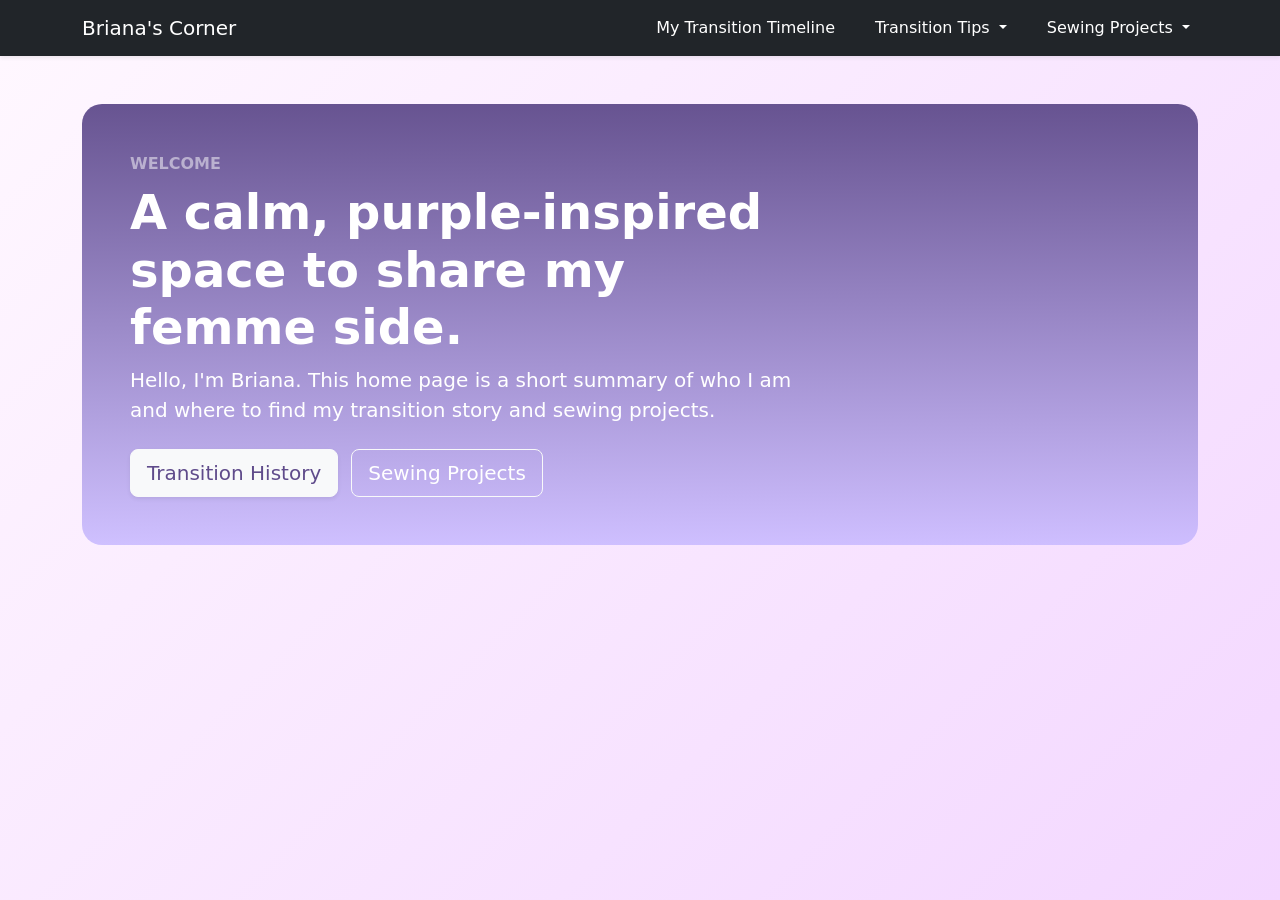
<file: index.html>
<!DOCTYPE html>
<html lang="en">

<head>
  <meta charset="UTF-8">
  <meta name="viewport" content="width=device-width, initial-scale=1">
  <meta name="robots" content="noindex, nofollow">
  <title>Briana's Femme Info</title>
  <link href="https://cdn.jsdelivr.net/npm/bootstrap@5.3.3/dist/css/bootstrap.min.css" rel="stylesheet">
  <link rel="stylesheet" href="styles.css">
</head>

<body>
  <div id="nav-placeholder"></div>

  <main class="container py-5">
    <section class="hero p-4 p-md-5 mb-5">
      <div class="row align-items-center">
        <div class="col-lg-8">
          <p class="text-uppercase text-white-50 mb-2 fw-semibold">Welcome</p>
          <h1 class="display-5 fw-bold">A calm, purple-inspired space to share my femme side.</h1>
          <p class="lead mb-4">Hello, I'm Briana. This home page is a short summary of who I am and where to find my
            transition story and sewing projects.</p>
          <a href="transition.html" class="btn btn-light btn-lg text-purple shadow-sm me-2">Transition History</a>
          <a href="sewing.html" class="btn btn-outline-light btn-lg text-white">Sewing Projects</a>
        </div>
      </div>
    </section>

  </main>

  <script src="https://cdn.jsdelivr.net/npm/bootstrap@5.3.3/dist/js/bootstrap.bundle.min.js"></script>
  <script src="nav.js" defer></script>
</body>

</html>
</file>
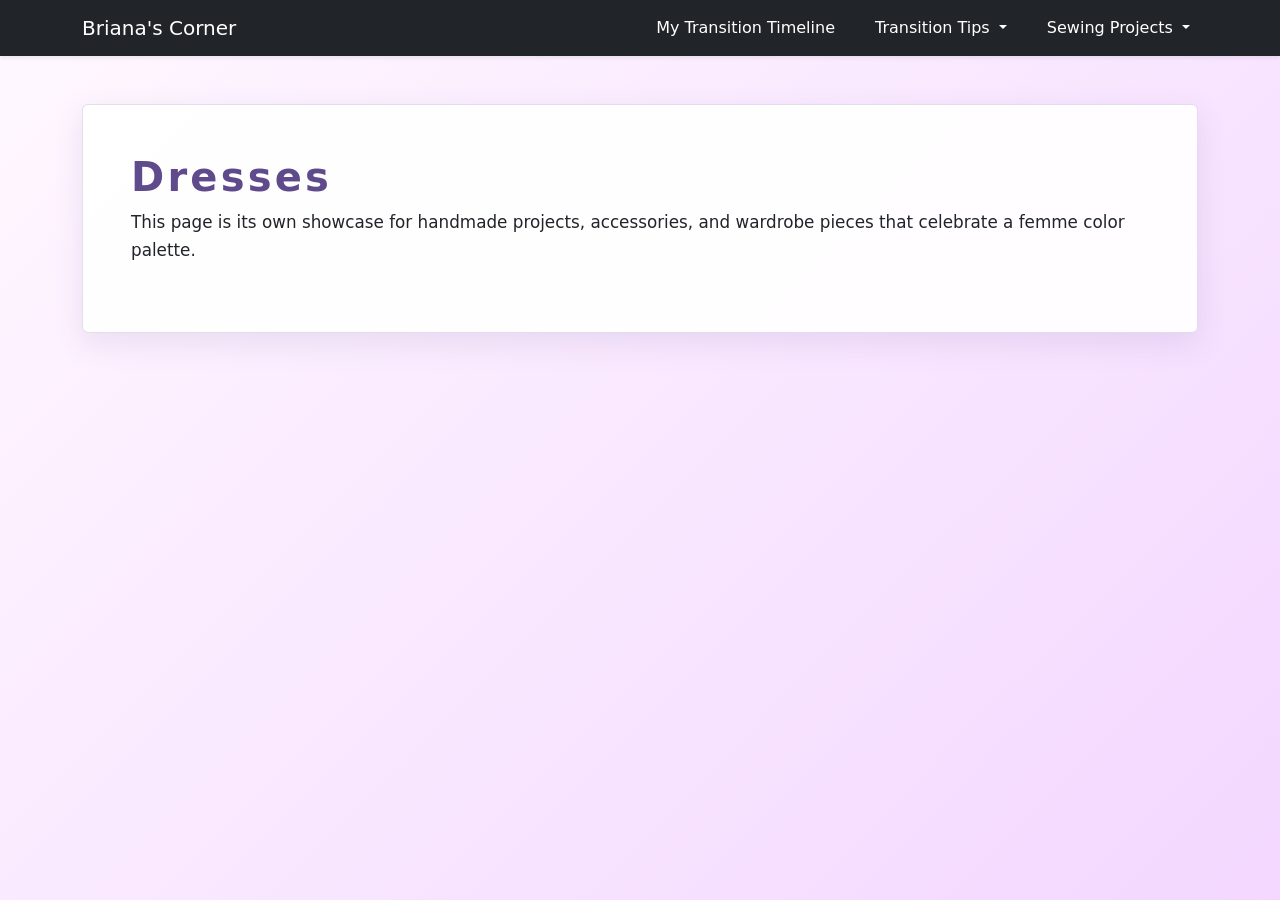
<file: sewing-dresses.html>
<!DOCTYPE html>
<html lang="en">

<head>
    <meta charset="UTF-8">
    <meta name="viewport" content="width=device-width, initial-scale=1">
    <meta name="robots" content="noindex, nofollow">
    <title>Dresses</title>
    <link href="https://cdn.jsdelivr.net/npm/bootstrap@5.3.3/dist/css/bootstrap.min.css" rel="stylesheet">
    <link rel="stylesheet" href="styles.css">
</head>

<body>
    <div id="nav-placeholder"></div>

    <main class="container py-5">
        <section class="card section-card p-4 p-md-5 mb-5">
            <h1 class="section-title">Dresses</h1>
            <p class="lead">This page is its own showcase for handmade projects, accessories, and wardrobe pieces that
                celebrate a femme color palette.</p>
        </section>



    </main>

    <script src="https://cdn.jsdelivr.net/npm/bootstrap@5.3.3/dist/js/bootstrap.bundle.min.js"></script>
    <script src="nav.js" defer></script>
</body>

</html>
</file>
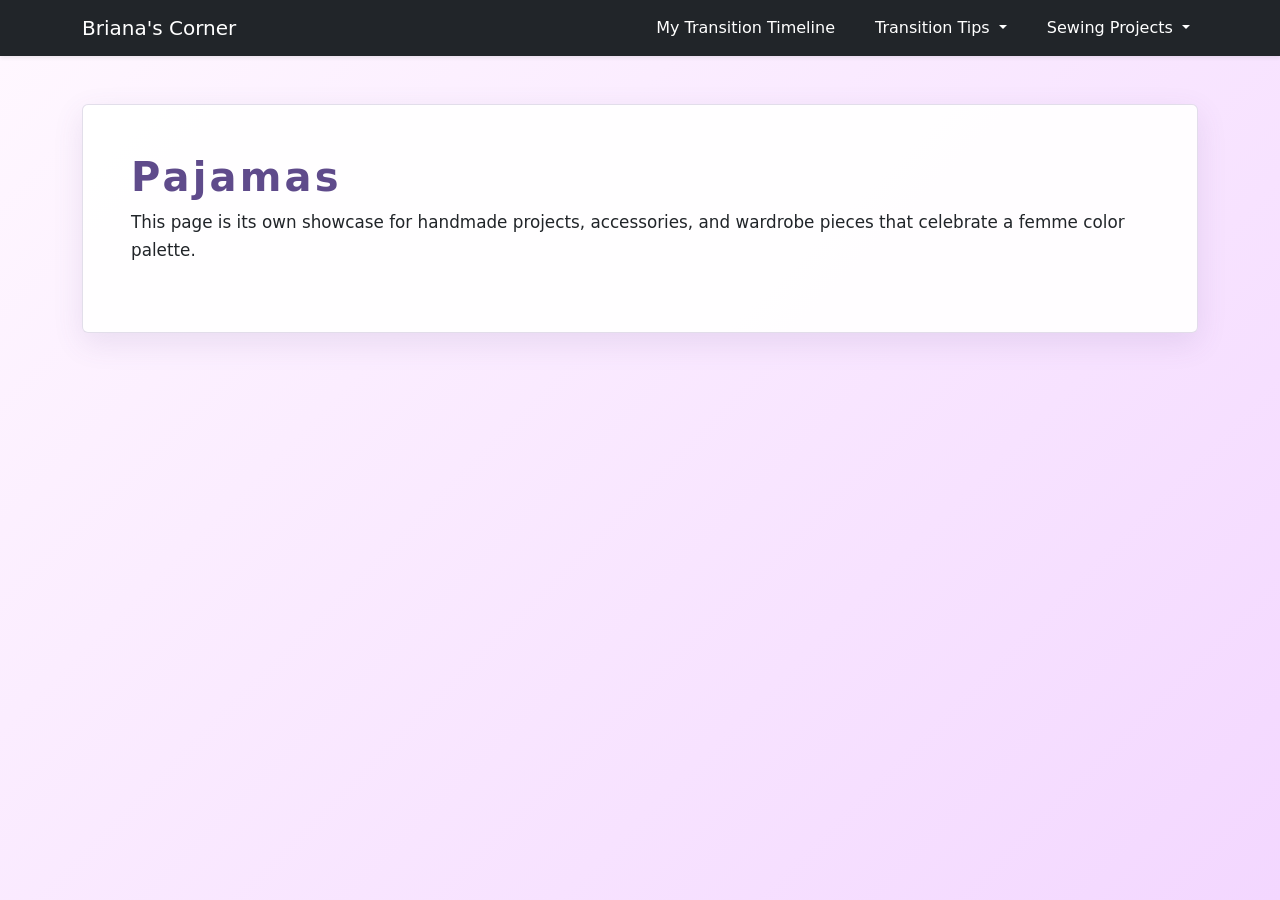
<file: sewing-pajamas.html>
<!DOCTYPE html>
<html lang="en">

<head>
    <meta charset="UTF-8">
    <meta name="viewport" content="width=device-width, initial-scale=1">
    <meta name="robots" content="noindex, nofollow">
    <title>Pajamas</title>
    <link href="https://cdn.jsdelivr.net/npm/bootstrap@5.3.3/dist/css/bootstrap.min.css" rel="stylesheet">
    <link rel="stylesheet" href="styles.css">
</head>

<body>
    <div id="nav-placeholder"></div>

    <main class="container py-5">
        <section class="card section-card p-4 p-md-5 mb-5">
            <h1 class="section-title">Pajamas</h1>
            <p class="lead">This page is its own showcase for handmade projects, accessories, and wardrobe pieces that
                celebrate a femme color palette.</p>
        </section>



    </main>

    <script src="https://cdn.jsdelivr.net/npm/bootstrap@5.3.3/dist/js/bootstrap.bundle.min.js"></script>
    <script src="nav.js" defer></script>
</body>

</html>
</file>
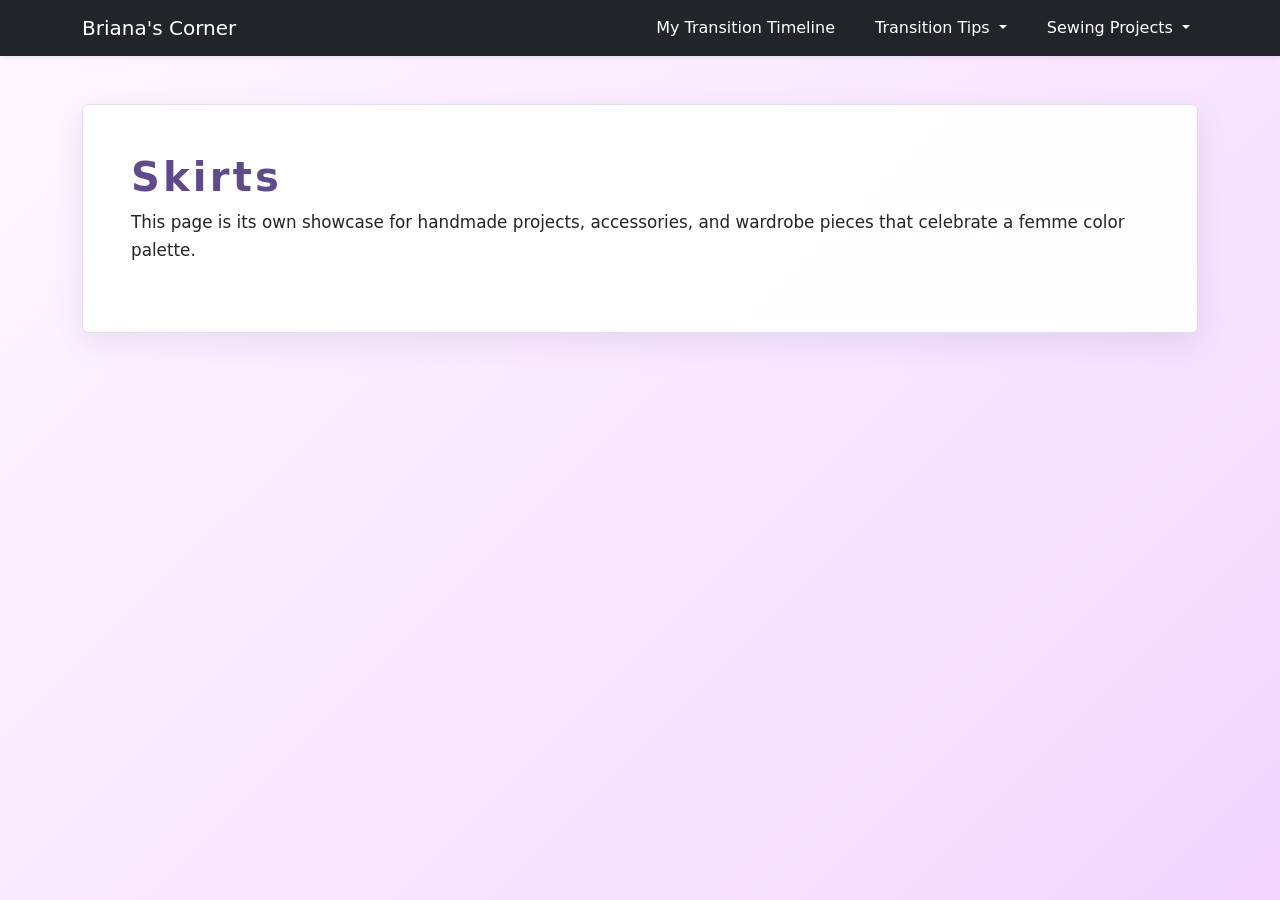
<file: sewing-skirts.html>
<!DOCTYPE html>
<html lang="en">

<head>
    <meta charset="UTF-8">
    <meta name="viewport" content="width=device-width, initial-scale=1">
    <meta name="robots" content="noindex, nofollow">
    <title>Skirts</title>
    <link href="https://cdn.jsdelivr.net/npm/bootstrap@5.3.3/dist/css/bootstrap.min.css" rel="stylesheet">
    <link rel="stylesheet" href="styles.css">
</head>

<body>
    <div id="nav-placeholder"></div>

    <main class="container py-5">
        <section class="card section-card p-4 p-md-5 mb-5">
            <h1 class="section-title">Skirts</h1>
            <p class="lead">This page is its own showcase for handmade projects, accessories, and wardrobe pieces that
                celebrate a femme color palette.</p>
        </section>



    </main>

    <script src="https://cdn.jsdelivr.net/npm/bootstrap@5.3.3/dist/js/bootstrap.bundle.min.js"></script>
    <script src="nav.js" defer></script>
</body>

</html>
</file>
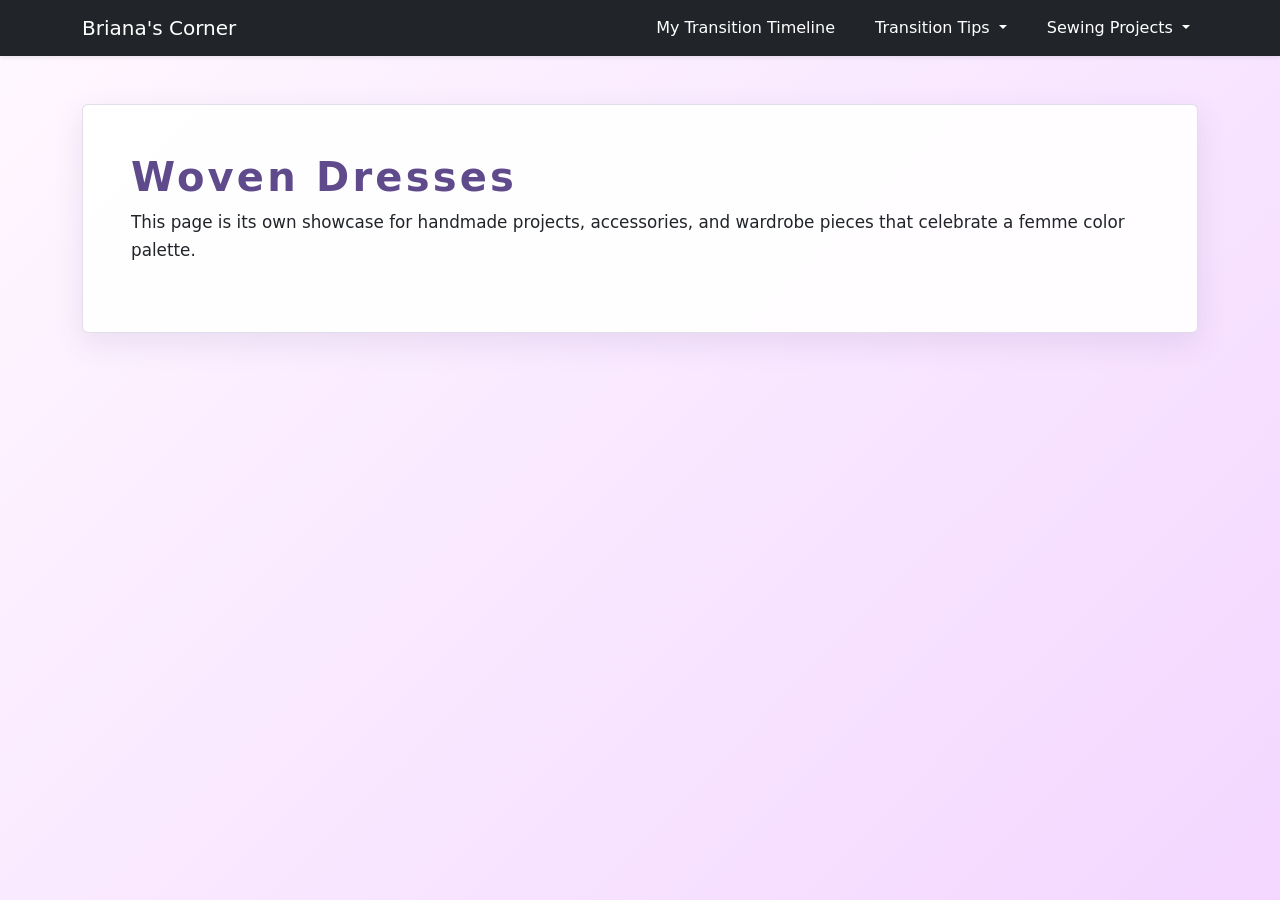
<file: sewing-woven-dresses.html>
<!DOCTYPE html>
<html lang="en">

<head>
    <meta charset="UTF-8">
    <meta name="viewport" content="width=device-width, initial-scale=1">
    <meta name="robots" content="noindex, nofollow">
    <title>Woven Dresses</title>
    <link href="https://cdn.jsdelivr.net/npm/bootstrap@5.3.3/dist/css/bootstrap.min.css" rel="stylesheet">
    <link rel="stylesheet" href="styles.css">
</head>

<body>
    <div id="nav-placeholder"></div>

    <main class="container py-5">
        <section class="card section-card p-4 p-md-5 mb-5">
            <h1 class="section-title">Woven Dresses</h1>
            <p class="lead">This page is its own showcase for handmade projects, accessories, and wardrobe pieces that
                celebrate a femme color palette.</p>
        </section>



    </main>

    <script src="https://cdn.jsdelivr.net/npm/bootstrap@5.3.3/dist/js/bootstrap.bundle.min.js"></script>
    <script src="nav.js" defer></script>
</body>

</html>
</file>
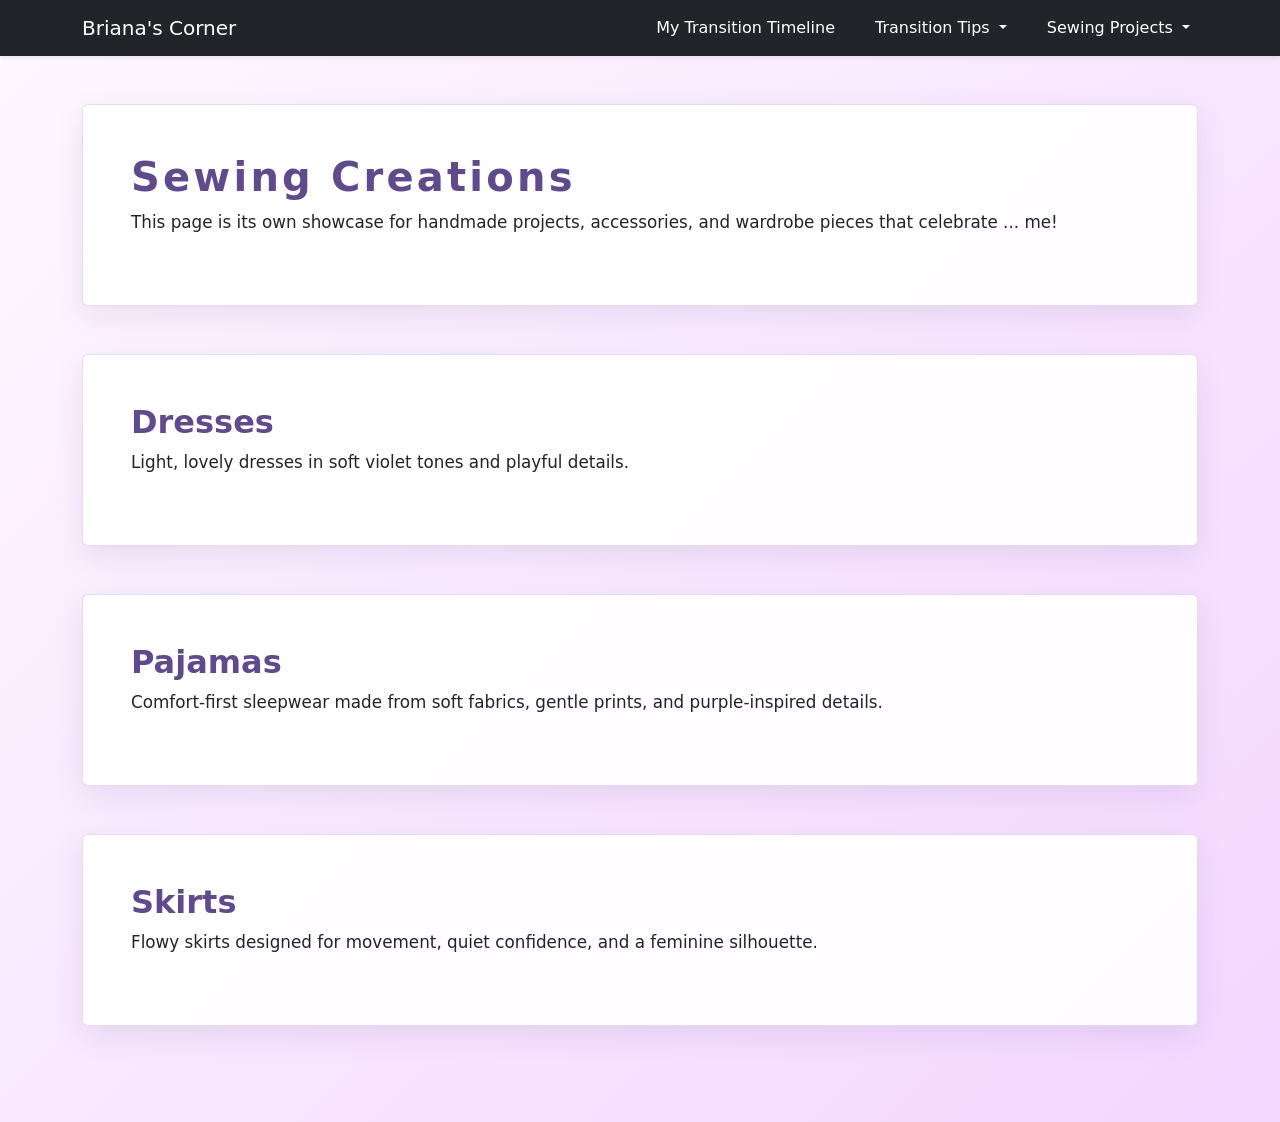
<file: sewing.html>
<!DOCTYPE html>
<html lang="en">

<head>
    <meta charset="UTF-8">
    <meta name="viewport" content="width=device-width, initial-scale=1">
    <meta name="robots" content="noindex, nofollow">
    <title>Sewing Projects | Briana's Femme</title>
    <link href="https://cdn.jsdelivr.net/npm/bootstrap@5.3.3/dist/css/bootstrap.min.css" rel="stylesheet">
    <link rel="stylesheet" href="styles.css">
</head>

<body>
    <div id="nav-placeholder"></div>

    <main class="container py-5">
        <section class="card section-card p-4 p-md-5 mb-5">
            <h1 class="section-title">Sewing Creations</h1>
            <p class="lead">This page is its own showcase for handmade projects, accessories, and wardrobe pieces that
                celebrate ... me!</p>
        </section>

        <section id="dresses" class="card section-card p-4 p-md-5 mb-5">
            <h2 class="fw-bold">Dresses</h2>
            <p>Light, lovely dresses in soft violet tones and playful details.</p>
        </section>

        <section id="pajamas" class="card section-card p-4 p-md-5 mb-5">
            <h2 class="fw-bold">Pajamas</h2>
            <p>Comfort-first sleepwear made from soft fabrics, gentle prints, and purple-inspired details.</p>
        </section>

        <section id="skirts" class="card section-card p-4 p-md-5 mb-5">
            <h2 class="fw-bold">Skirts</h2>
            <p>Flowy skirts designed for movement, quiet confidence, and a feminine silhouette.</p>
        </section>



    </main>

    <script src="https://cdn.jsdelivr.net/npm/bootstrap@5.3.3/dist/js/bootstrap.bundle.min.js"></script>
    <script src="nav.js" defer></script>
</body>

</html>
</file>
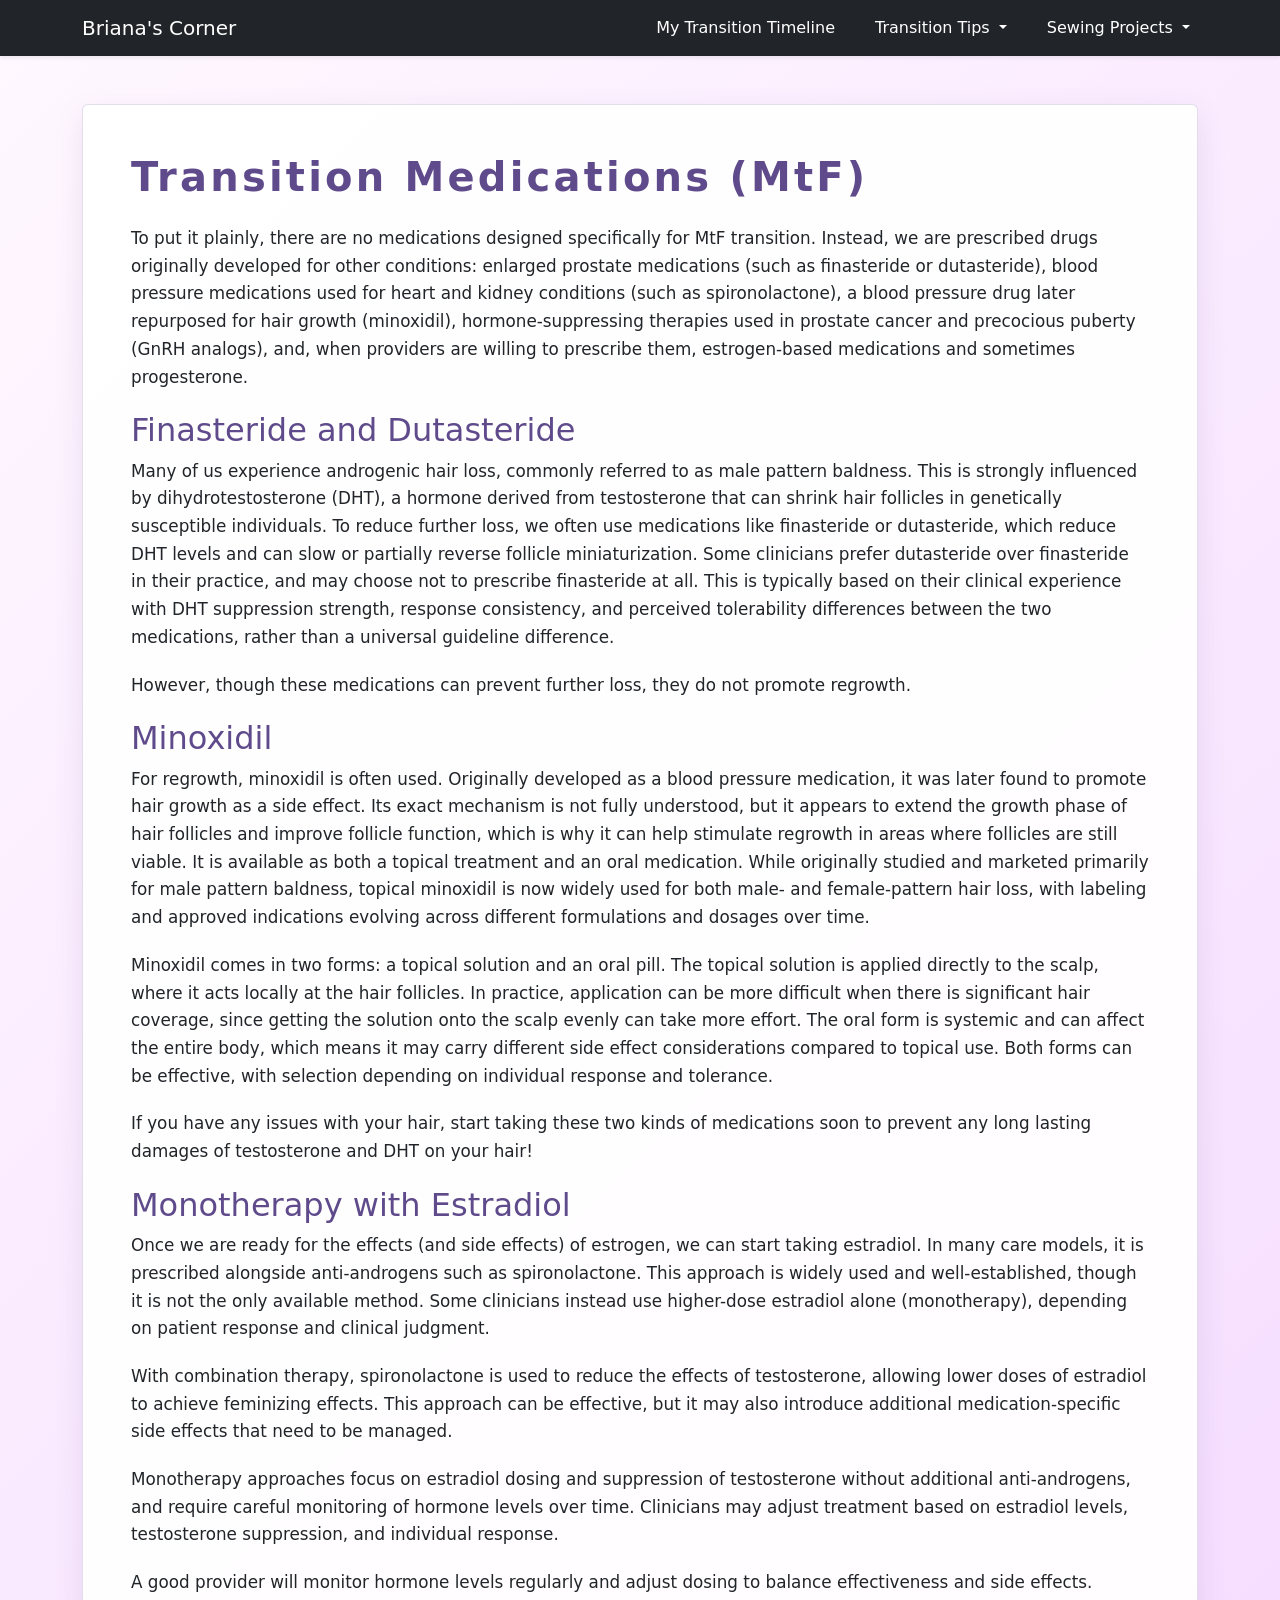
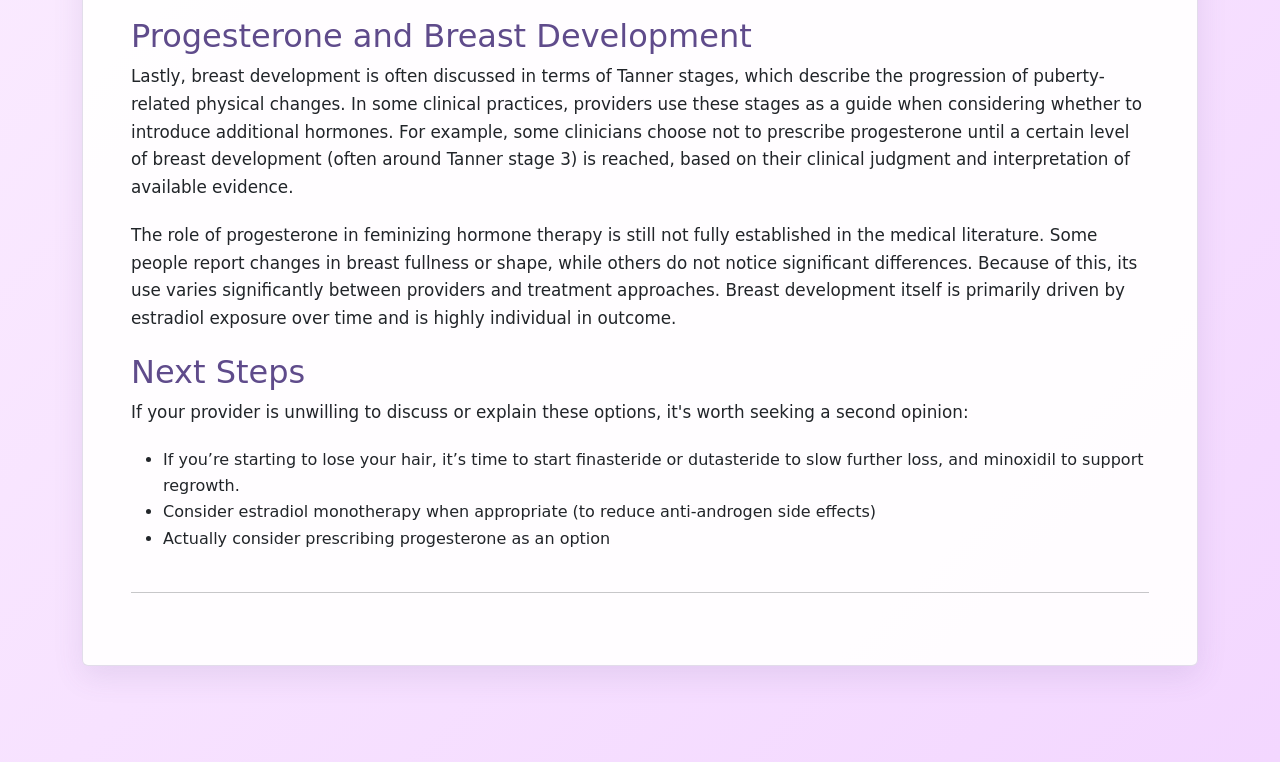
<file: transition-medications.html>
<!DOCTYPE html>
<html lang="en">

<head>
    <meta charset="UTF-8">
    <meta name="viewport" content="width=device-width, initial-scale=1">
    <meta name="robots" content="noindex, nofollow">
    <title>Transition Medications</title>
    <link href="https://cdn.jsdelivr.net/npm/bootstrap@5.3.3/dist/css/bootstrap.min.css" rel="stylesheet">
    <link rel="stylesheet" href="styles.css">
</head>

<body>
    <div id="nav-placeholder"></div>

    <main class="container py-5">
        <section class="card section-card p-4 p-md-5 mb-5">
            <h1 class="section-title fw-bold mb-4">Transition Medications (MtF)</h1>

            <p>
                To put it plainly, there are no medications designed specifically for MtF transition. Instead, we are
                prescribed drugs originally developed for other conditions: enlarged prostate medications (such as
                finasteride or dutasteride), blood pressure medications used for heart and kidney conditions (such as
                spironolactone), a blood pressure drug later repurposed for hair growth (minoxidil), hormone-suppressing
                therapies used in prostate cancer and precocious puberty (GnRH analogs), and, when providers are willing
                to prescribe them, estrogen-based medications and sometimes progesterone.
            </p>
            <h2>Finasteride and Dutasteride</h2>
            <p>
                Many of us experience androgenic hair loss, commonly referred to as male pattern baldness. This is
                strongly influenced by dihydrotestosterone (DHT), a hormone derived from testosterone that can shrink
                hair follicles in genetically susceptible individuals. To reduce further loss, we often use medications
                like finasteride or dutasteride, which reduce DHT levels and can slow or partially reverse follicle
                miniaturization. Some clinicians prefer dutasteride over finasteride in their practice, and may choose
                not to prescribe finasteride at all. This is typically based on their clinical experience with DHT
                suppression strength, response consistency, and perceived tolerability differences between the two
                medications, rather than a universal guideline difference.
            </p>
            <p>
                However, though these medications can prevent further loss, they do not promote regrowth.
            </p>
            <h2>Minoxidil</h2>
            <p>
                For regrowth, minoxidil is often used. Originally developed as a blood pressure medication, it was later
                found to promote hair growth as a side effect. Its exact mechanism is not fully understood, but it
                appears to extend the growth phase of hair follicles and improve follicle function, which is why it can
                help stimulate regrowth in areas where follicles are still viable. It is available as both a topical
                treatment and an oral medication. While originally studied and marketed primarily for male pattern
                baldness, topical minoxidil is now widely used for both male- and female-pattern hair loss, with
                labeling and approved indications evolving across different formulations and dosages over time.
            </p>
            <p>
                Minoxidil comes in two forms: a topical solution and an oral pill. The topical solution is applied
                directly to the scalp, where it acts locally at the hair follicles. In practice, application can be more
                difficult when there is significant hair coverage, since getting the solution onto the scalp evenly can
                take more effort. The oral form is systemic and can affect the entire body, which means it may carry
                different side effect considerations compared to topical use. Both forms can be effective, with
                selection depending on individual response and tolerance.
            </p>
            <p>If you have any issues with your hair, start taking these two kinds of medications soon to prevent
                any long lasting damages of testosterone and DHT on your hair!
            </p>
            <h2>Monotherapy with Estradiol</h2>
            <p>
                Once we are ready for the effects (and side effects) of estrogen, we can start taking estradiol. In many
                care models, it is prescribed alongside anti-androgens such as spironolactone. This approach is widely
                used and well-established, though it is not the only available method. Some clinicians instead use
                higher-dose estradiol alone (monotherapy), depending on patient response and clinical judgment.
            </p>
            <p>
                With combination therapy, spironolactone is used to reduce the effects of testosterone, allowing lower
                doses of estradiol to achieve feminizing effects. This approach can be effective, but it may also
                introduce additional medication-specific side effects that need to be managed.
            </p>
            <p>
                Monotherapy approaches focus on estradiol dosing and suppression of testosterone without additional
                anti-androgens, and require careful monitoring of hormone levels over time. Clinicians may adjust
                treatment based on estradiol levels, testosterone suppression, and individual response.
            </p>
            <p>
                A good provider will monitor hormone levels regularly and adjust dosing to balance effectiveness and
                side effects.
            </p>
            <h2>Progesterone and Breast Development</h2>
            <p>Lastly, breast development is often discussed in terms of Tanner stages, which describe the progression
                of puberty-related physical changes. In some clinical practices, providers use these stages as a guide
                when considering whether to introduce additional hormones. For example, some clinicians choose not to
                prescribe progesterone until a certain level of breast development (often around Tanner stage 3) is
                reached, based on their clinical judgment and interpretation of available evidence.
            </p>
            <p>
                The role of progesterone in feminizing hormone therapy is still not fully established in the medical
                literature. Some people report changes in breast fullness or shape, while others do not notice
                significant differences. Because of this, its use varies significantly between providers and treatment
                approaches. Breast development itself is primarily driven by estradiol exposure over time and is highly
                individual in outcome.
            </p>
            <h2>Next Steps</h2>
            <p>If your provider is unwilling to discuss or explain these options, it's worth seeking a second opinion:
            </p>
            <ul>
                <li>If you’re starting to lose your hair, it’s time to start finasteride or dutasteride to slow further
                    loss, and minoxidil to support regrowth.</li>
                <li>Consider estradiol monotherapy when appropriate (to reduce anti-androgen side effects)</li>
                <li>Actually consider prescribing progesterone as an option</li>
            </ul>

            <hr class="my-4">

        </section>
    </main>

    <script src="https://cdn.jsdelivr.net/npm/bootstrap@5.3.3/dist/js/bootstrap.bundle.min.js"></script>
    <script>
        fetch('nav.html')
            .then(response => response.text())
            .then(data => document.getElementById('nav-placeholder').innerHTML = data);
    </script>
</body>

</html>
</file>
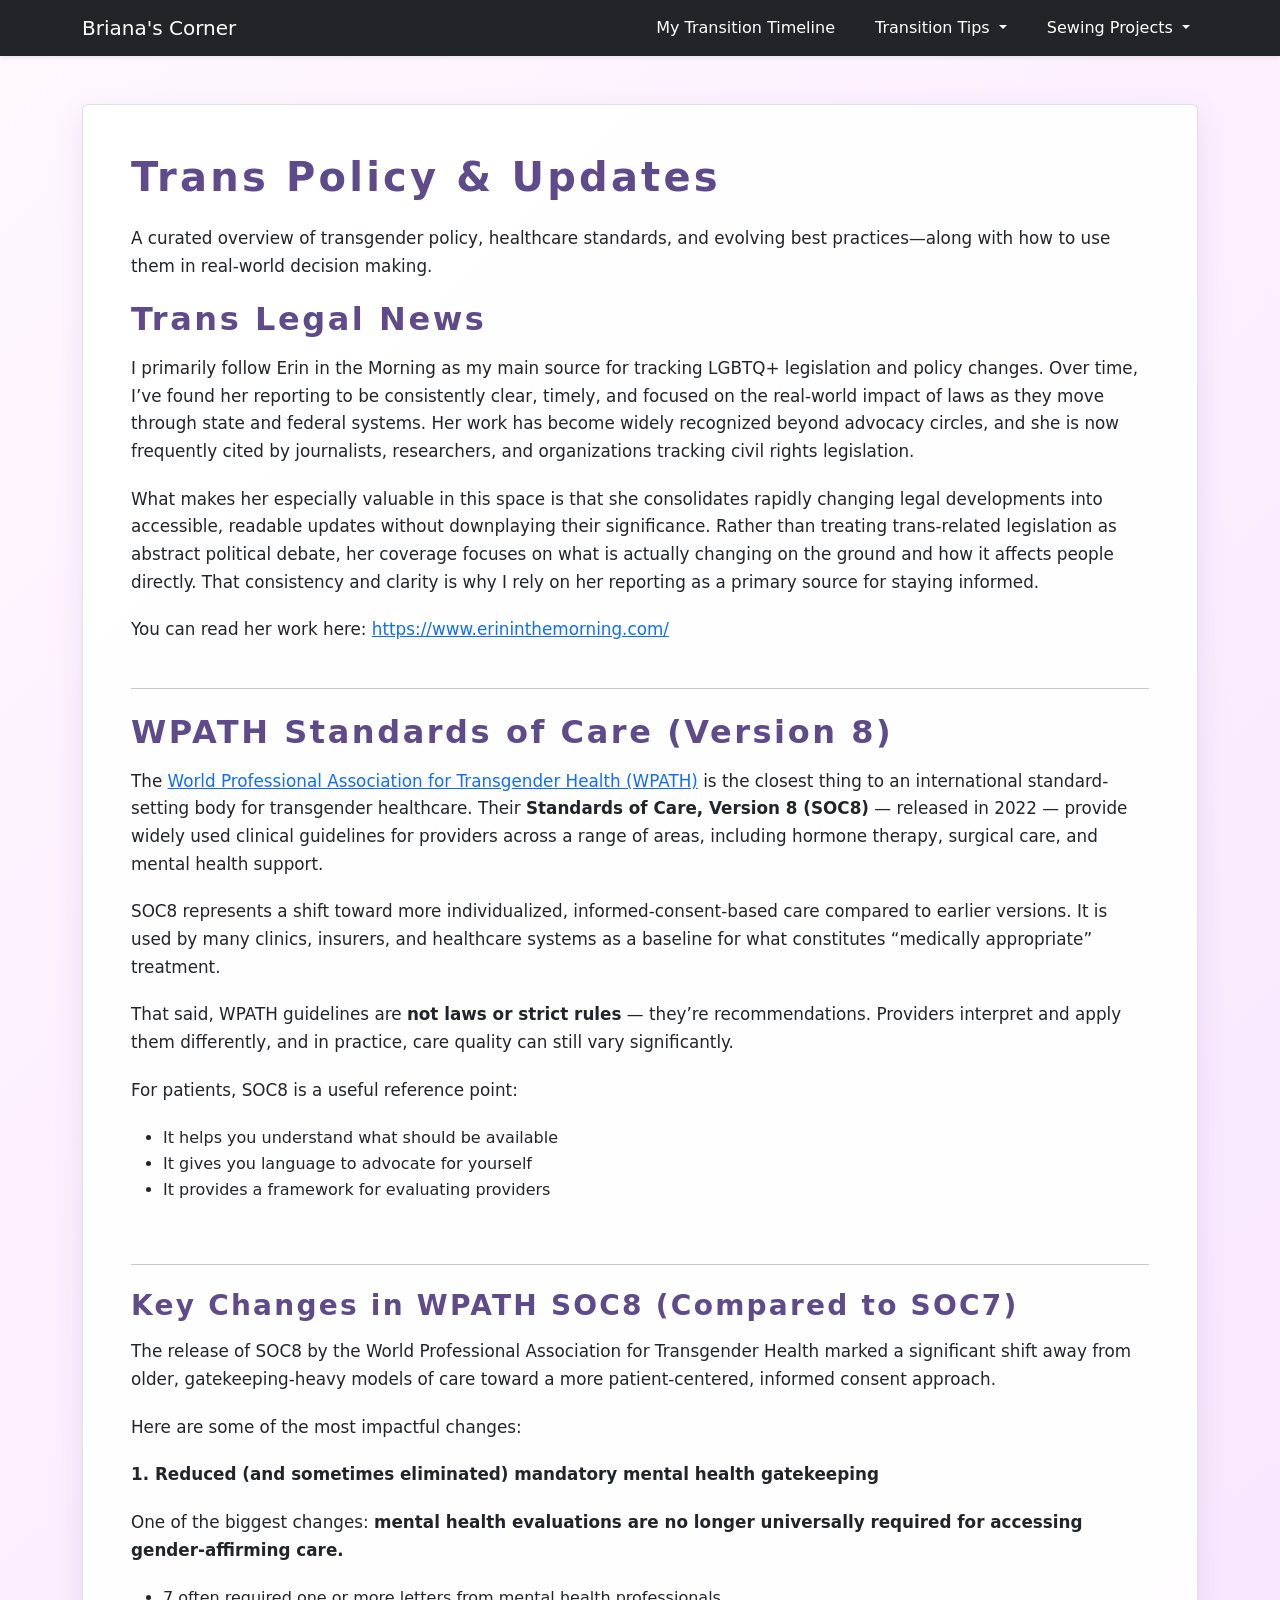
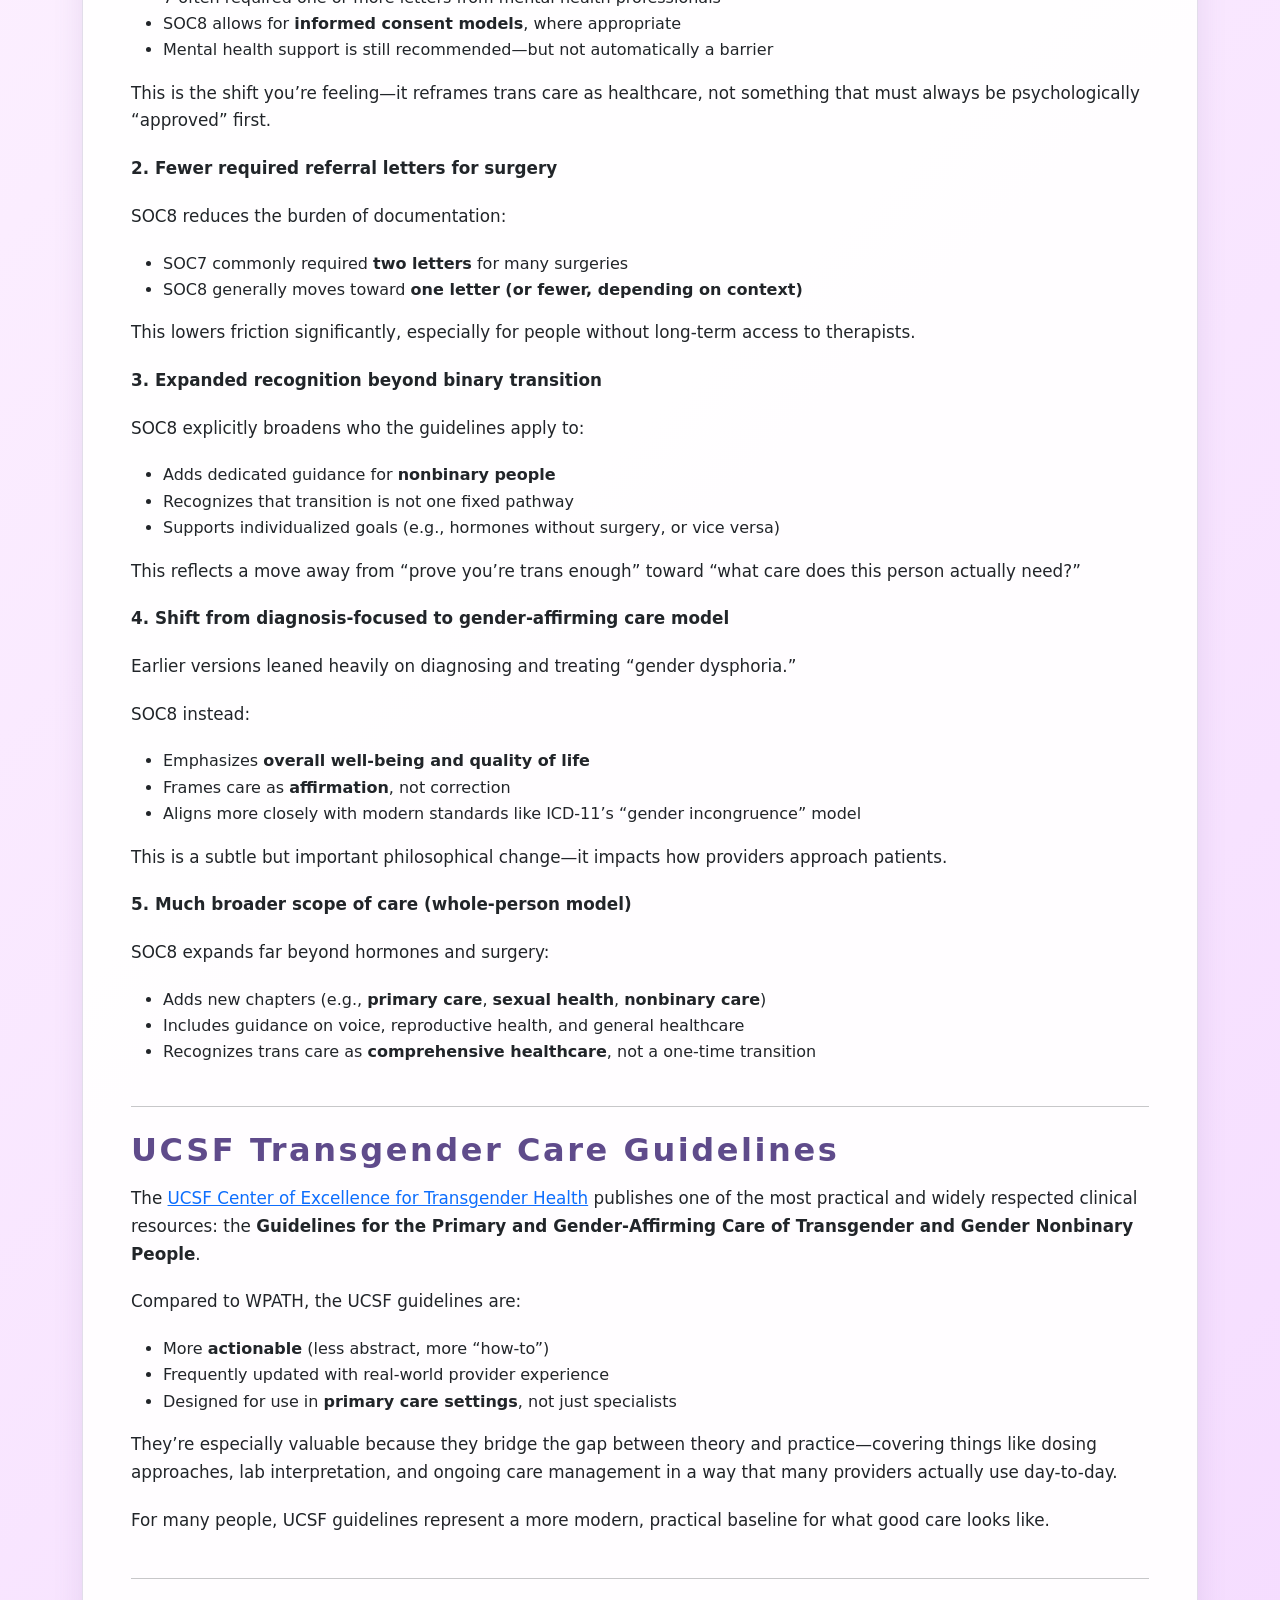
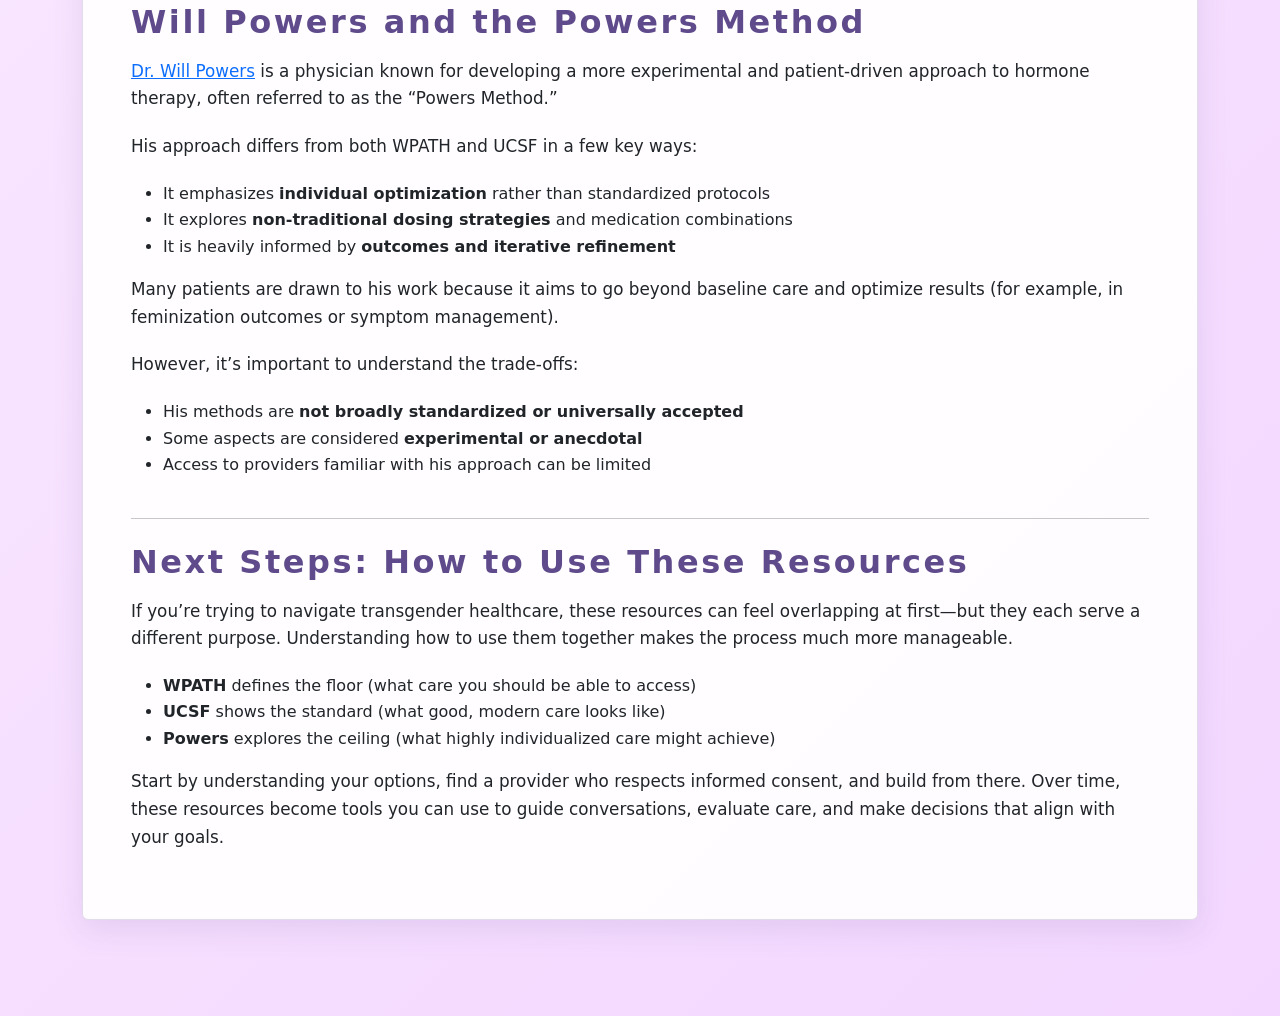
<file: transition-policy-updates.html>
<!DOCTYPE html>
<html lang="en">

<head>
    <meta charset="UTF-8">
    <meta name="viewport" content="width=device-width, initial-scale=1">
    <meta name="robots" content="noindex, nofollow">
    <title>Trans Policy & Updates</title>
    <link href="https://cdn.jsdelivr.net/npm/bootstrap@5.3.3/dist/css/bootstrap.min.css" rel="stylesheet">
    <link rel="stylesheet" href="styles.css">
</head>

<body>
    <div id="nav-placeholder"></div>

    <main class="container py-5">
        <section class="card section-card p-4 p-md-5 mb-5">
            <h1 class="section-title fw-bold mb-4">Trans Policy & Updates</h1>
            <p>A curated overview of transgender policy, healthcare standards, and evolving best practices—along with
                how to use them in real-world decision making.</p>

            <h2 class="section-title mb-3">Trans Legal News</h2>
            <p>I primarily follow Erin in the Morning as my main source for tracking LGBTQ+ legislation and policy
                changes. Over time, I’ve found her reporting to be consistently clear, timely, and focused on the
                real-world impact of laws as they move through state and federal systems. Her work has become widely
                recognized beyond advocacy circles, and she is now frequently cited by journalists, researchers, and
                organizations tracking civil rights legislation.
            </p>
            <p>
                What makes her especially valuable in this space is that she consolidates rapidly changing legal
                developments into accessible, readable updates without downplaying their significance. Rather than
                treating trans-related legislation as abstract political debate, her coverage focuses on what is
                actually changing on the ground and how it affects people directly. That consistency and clarity is why
                I rely on her reporting as a primary source for staying informed.
            </p>
            <p>
                You can read her work here: <a
                    href="https://www.erininthemorning.com/">https://www.erininthemorning.com/</a>
            </p>

            <hr class="my-4">
            <h2 class="section-title mb-3">WPATH Standards of Care (Version 8)</h2>
            <p>

                The <a href="https://www.wpath.org/">World Professional Association for Transgender Health (WPATH)</a>
                is the closest thing to an international standard-setting body for transgender healthcare. Their
                <strong>Standards of Care, Version 8 (SOC8)</strong> — released in 2022 — provide widely used clinical
                guidelines for providers across a range of areas, including hormone therapy, surgical care, and mental
                health support.
            </p>
            <p>
                SOC8 represents a shift toward more individualized, informed-consent-based care compared to earlier
                versions. It is used by many clinics, insurers, and healthcare systems as a baseline for what
                constitutes “medically appropriate” treatment.
            </p>
            <p>
                That said, WPATH guidelines are <strong>not laws or strict rules</strong> — they’re recommendations.
                Providers interpret and apply them differently, and in practice, care quality can still vary
                significantly.
            </p>
            <p>
                For patients, SOC8 is a useful reference point:
            </p>
            <ul>
                <li>It helps you understand what should be available</li>
                <li>It gives you language to advocate for yourself</li>
                <li>It provides a framework for evaluating providers</li>
            </ul>
            </p>
            <hr class="my-4">
            <h3 class="section-title mb-3">Key Changes in WPATH SOC8 (Compared to SOC7)</h3>
            <p>
                The release of SOC8 by the World Professional Association for Transgender Health marked a significant
                shift away from older, gatekeeping-heavy models of care toward a more patient-centered, informed consent
                approach.
            </p>
            <p>
                Here are some of the most impactful changes:
            </p>
            <p>
                <strong>1. Reduced (and sometimes eliminated) mandatory mental health gatekeeping</strong>
            </p>
            <p>
                One of the biggest changes: <strong>mental health evaluations are no longer universally required for
                    accessing gender-affirming care.</strong>
            </p>
            <ul>
                <li>7 often required one or more letters from mental health professionals</li>
                <li>SOC8 allows for <strong>informed consent models</strong>, where appropriate</li>
                <li>Mental health support is still recommended—but not automatically a barrier</li>
            </ul>
            <p>
                This is the shift you’re feeling—it reframes trans care as healthcare, not something that must always be
                psychologically “approved” first.
            </p>
            <p>
                <strong>2. Fewer required referral letters for surgery</strong>
            </p>
            <p>
                SOC8 reduces the burden of documentation:
            </p>
            <ul>
                <li>SOC7 commonly required <strong>two letters</strong> for many surgeries</li>
                <li>SOC8 generally moves toward <strong>one letter (or fewer, depending on context)</strong> </li>
            </ul>
            <p>
                This lowers friction significantly, especially for people without long-term access to therapists.
            </p>
            <p>
                <strong>3. Expanded recognition beyond binary transition</strong>
            </p>
            <p>
                SOC8 explicitly broadens who the guidelines apply to:
            </p>
            <ul>
                <li>Adds dedicated guidance for <strong>nonbinary people</strong></li>
                <li>Recognizes that transition is not one fixed pathway</li>
                <li>Supports individualized goals (e.g., hormones without surgery, or vice versa)</li>
            </ul>
            <p>
                This reflects a move away from “prove you’re trans enough” toward “what care does this person actually
                need?”
            </p>
            <p>
                <strong>4. Shift from diagnosis-focused to gender-affirming care model</strong>
            </p>
            <p>
                Earlier versions leaned heavily on diagnosing and treating “gender dysphoria.”
            </p>
            <p>
                SOC8 instead:
            </p>
            <ul>
                <li>Emphasizes <strong>overall well-being and quality of life</strong></li>
                <li>Frames care as <strong>affirmation</strong>, not correction</li>
                <li>Aligns more closely with modern standards like ICD-11’s “gender incongruence” model</li>
            </ul>
            <p>
                This is a subtle but important philosophical change—it impacts how providers approach patients.
            </p>
            <p>
                <strong>5. Much broader scope of care (whole-person model)</strong>
            </p>
            <p>
                SOC8 expands far beyond hormones and surgery:
            </p>
            <ul>
                <li>Adds new chapters (e.g., <strong>primary care</strong>, <strong>sexual health</strong>,
                    <strong>nonbinary care</strong>)
                </li>
                <li>Includes guidance on voice, reproductive health, and general healthcare</li>
                <li>Recognizes trans care as <strong>comprehensive healthcare</strong>, not a one-time transition</li>
            </ul>
            <hr class="my-4">
            <h2 class="section-title mb-3">UCSF Transgender Care Guidelines</h2>
            <p>
                The <a href="https://www.ucsf.edu/center-excellence-transgender-health">UCSF Center of Excellence
                    for Transgender Health</a> publishes one of the most practical and widely respected clinical
                resources: the <strong>Guidelines for the Primary and Gender-Affirming Care of Transgender
                    and Gender Nonbinary People</strong>.
            </p>
            <p>
                Compared to WPATH, the UCSF guidelines are:
            </p>
            <ul>
                <li>More <strong>actionable</strong> (less abstract, more “how-to”)</li>
                <li>Frequently updated with real-world provider experience</li>
                <li>Designed for use in <strong>primary care settings</strong>, not just specialists</li>
            </ul>
            <p>
                They’re especially valuable because they bridge the gap between theory and practice—covering things
                like dosing approaches, lab interpretation, and ongoing care management in a way that many providers
                actually use day-to-day.
            </p>
            <p>
                For many people, UCSF guidelines represent a more modern, practical baseline for what good care
                looks like.
            </p>
            <hr class="my-4">
            <h2 class="section-title mb-3">Will Powers and the Powers Method</h2>
            <p>
                <a href="https://powersfamilymedicine.com/">Dr. Will Powers</a> is a physician known for developing a
                more experimental and patient-driven approach to hormone therapy, often referred to as the “Powers
                Method.”
            </p>
            <p>
                His approach differs from both WPATH and UCSF in a few key ways:
            </p>
            <ul>
                <li>It emphasizes <strong>individual optimization</strong> rather than standardized protocols</li>
                <li>It explores <strong>non-traditional dosing strategies</strong> and medication combinations</li>
                <li>It is heavily informed by <strong>outcomes and iterative refinement</strong></li>
            </ul>

            <p>
                Many patients are drawn to his work because it aims to go beyond baseline care and optimize results
                (for example, in feminization outcomes or symptom management).
            </p>
            <p>
                However, it’s important to understand the trade-offs:
            </p>
            <ul>
                <li>His methods are <strong>not broadly standardized or universally accepted</strong></li>
                <li>Some aspects are considered <strong>experimental or anecdotal</strong> </li>
                <li>Access to providers familiar with his approach can be limited</li>
            </ul>

            <hr class="my-4">
            <h2 class="section-title mb-3">Next Steps: How to Use These Resources</h2>
            <p>
                If you’re trying to navigate transgender healthcare, these resources can feel overlapping at
                first—but they each serve a different purpose. Understanding how to use them together makes the process
                much more manageable.
            </p>
            <ul>
                <li><strong>WPATH</strong> defines the floor (what care you should be able to access)</li>
                <li><strong>UCSF</strong> shows the standard (what good, modern care looks like)</li>
                <li><strong>Powers</strong> explores the ceiling (what highly individualized care might achieve)</li>
            </ul>
            <p>Start by understanding your options, find a provider who respects informed consent, and build from there.
                Over time, these resources become tools you can use to guide conversations, evaluate care, and make
                decisions that align with your goals.</p>
        </section>
    </main>

    <script src="https://cdn.jsdelivr.net/npm/bootstrap@5.3.3/dist/js/bootstrap.bundle.min.js"></script>
    <script>
        fetch('nav.html')
            .then(response => response.text())
            .then(data => document.getElementById('nav-placeholder').innerHTML = data);
    </script>
</body>

</html>
</file>
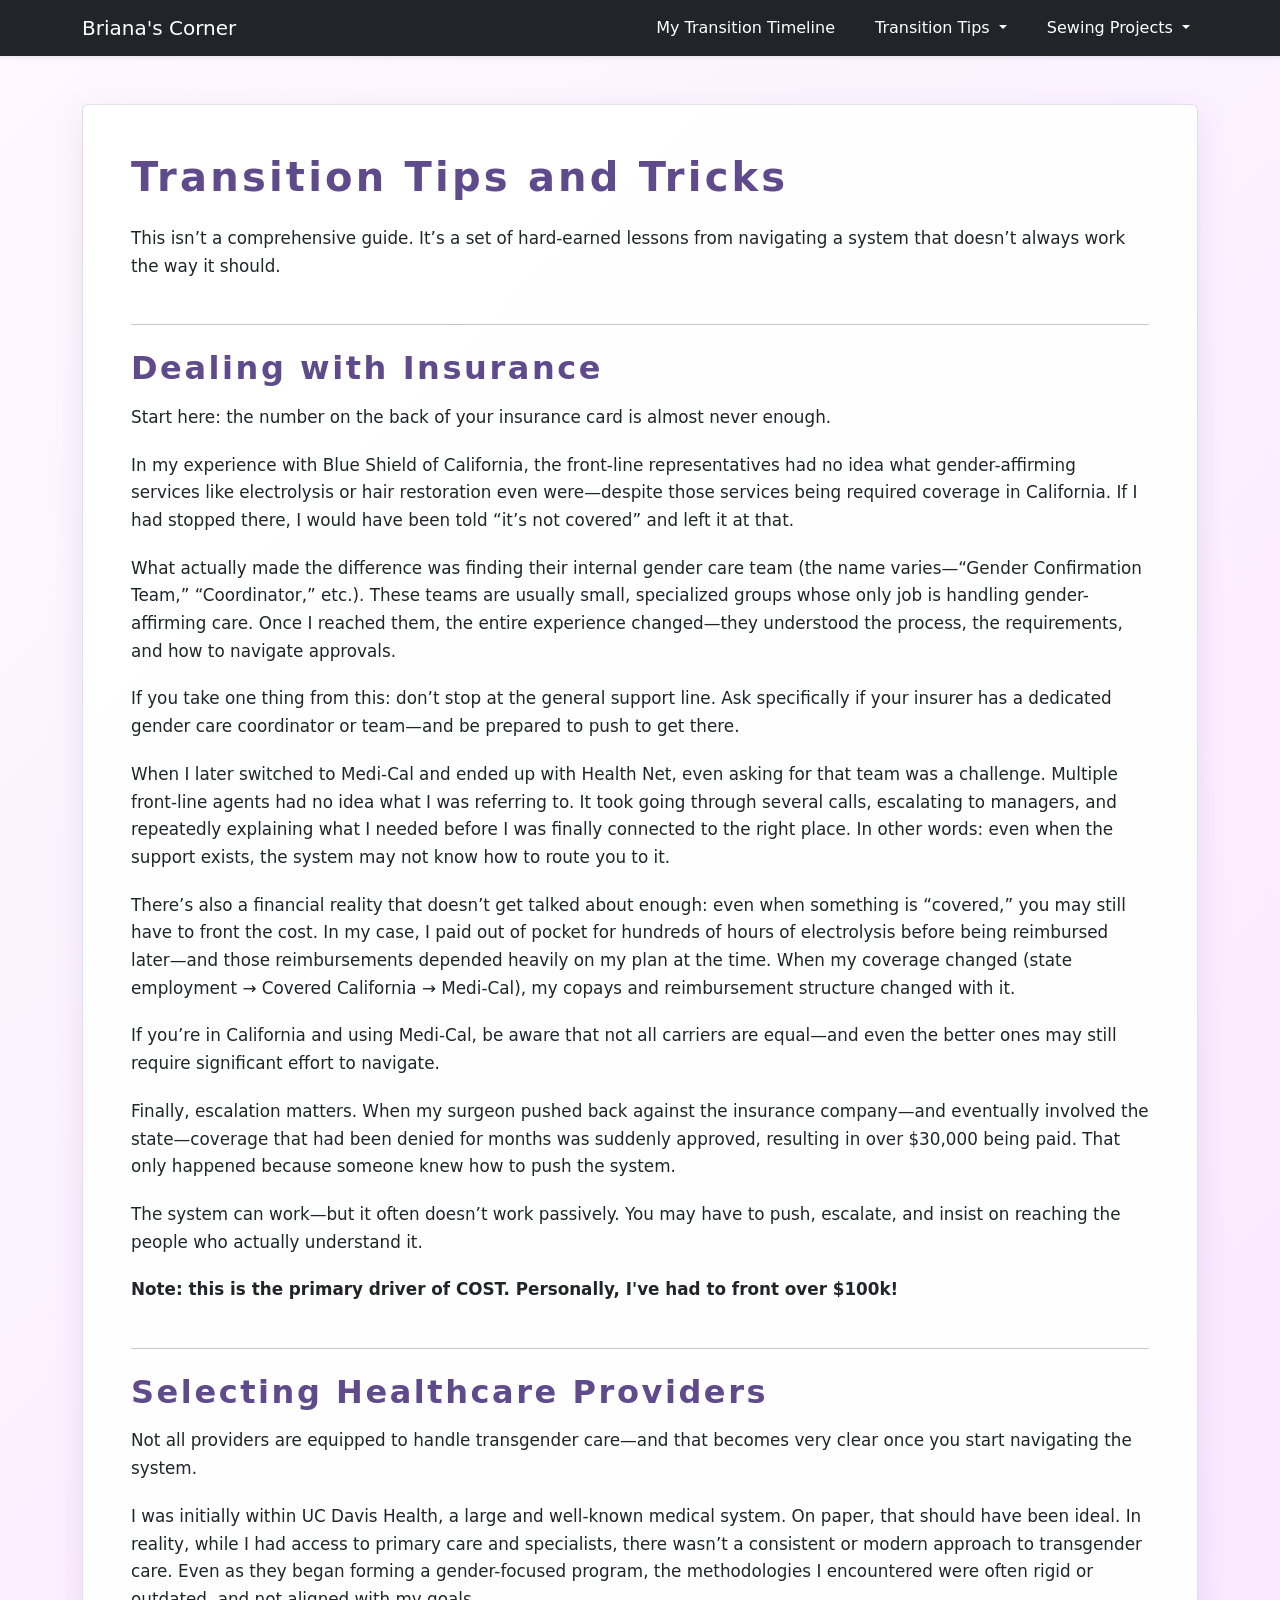
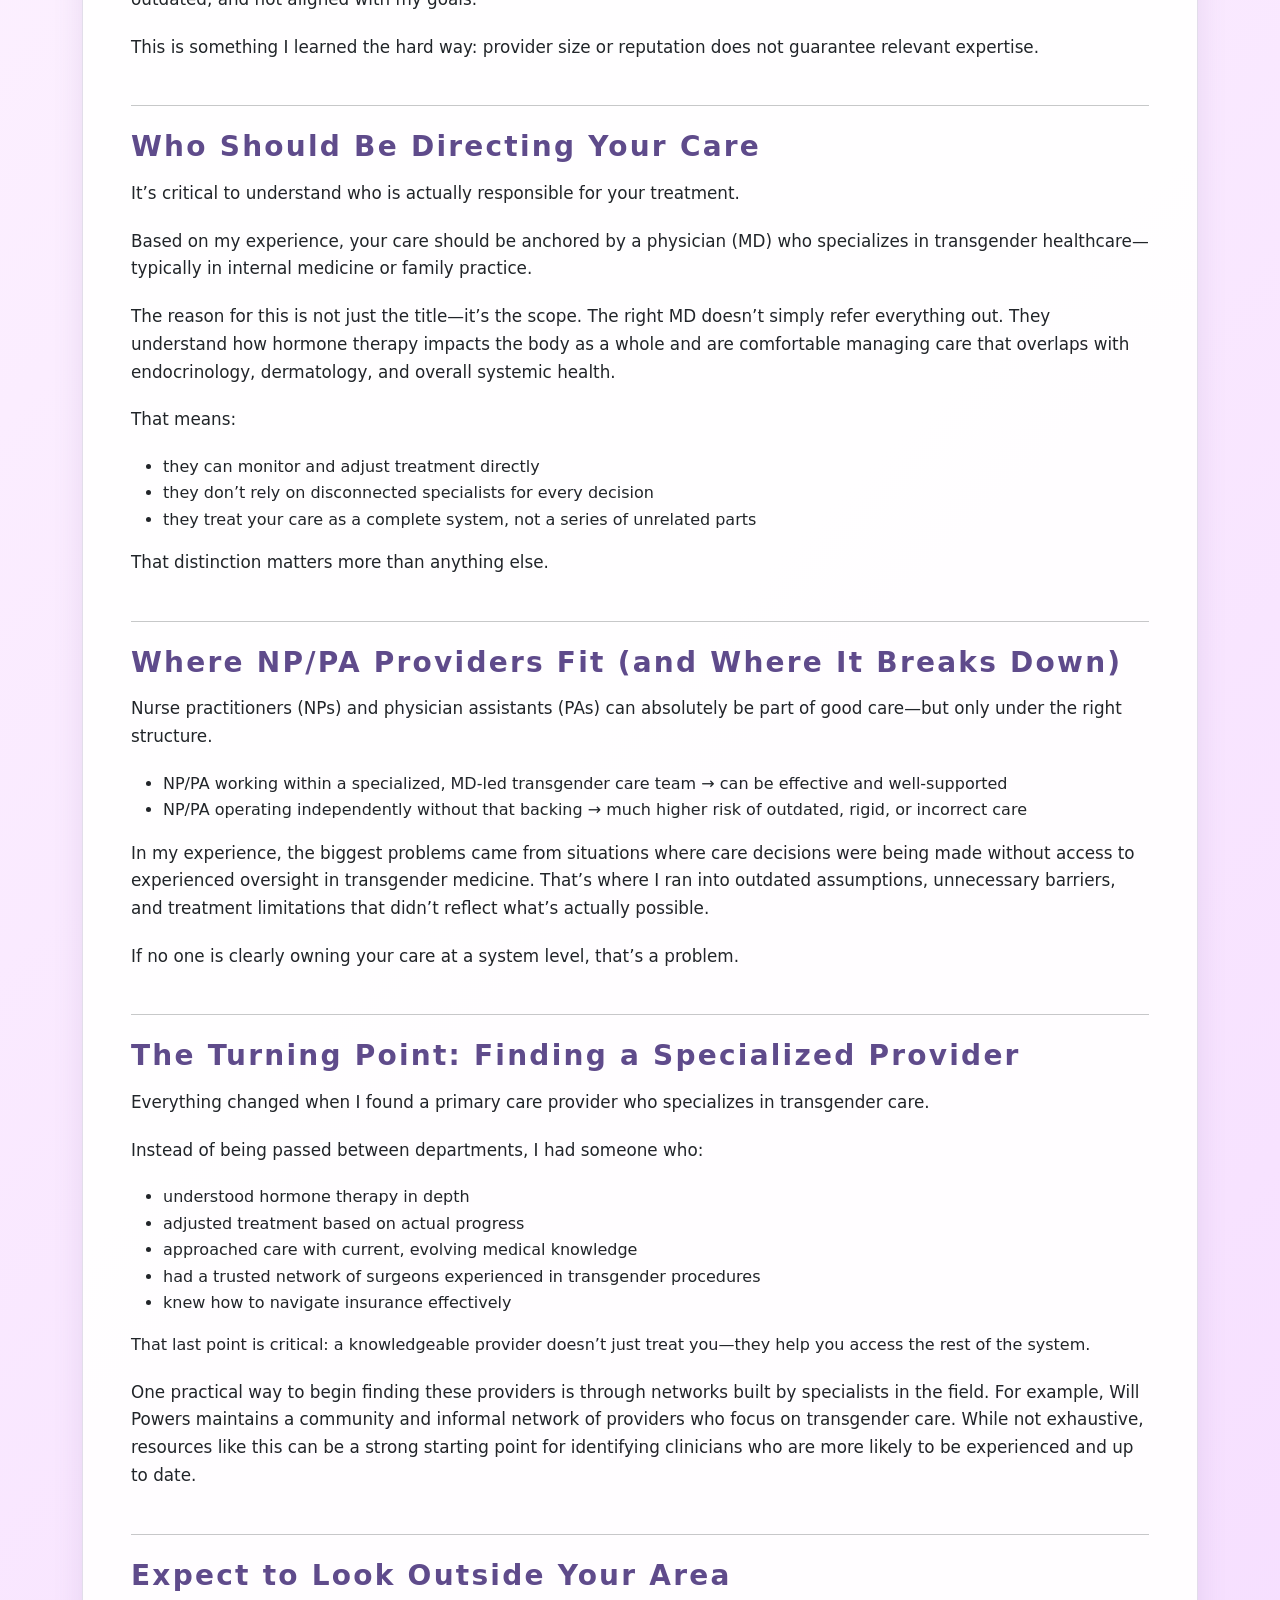
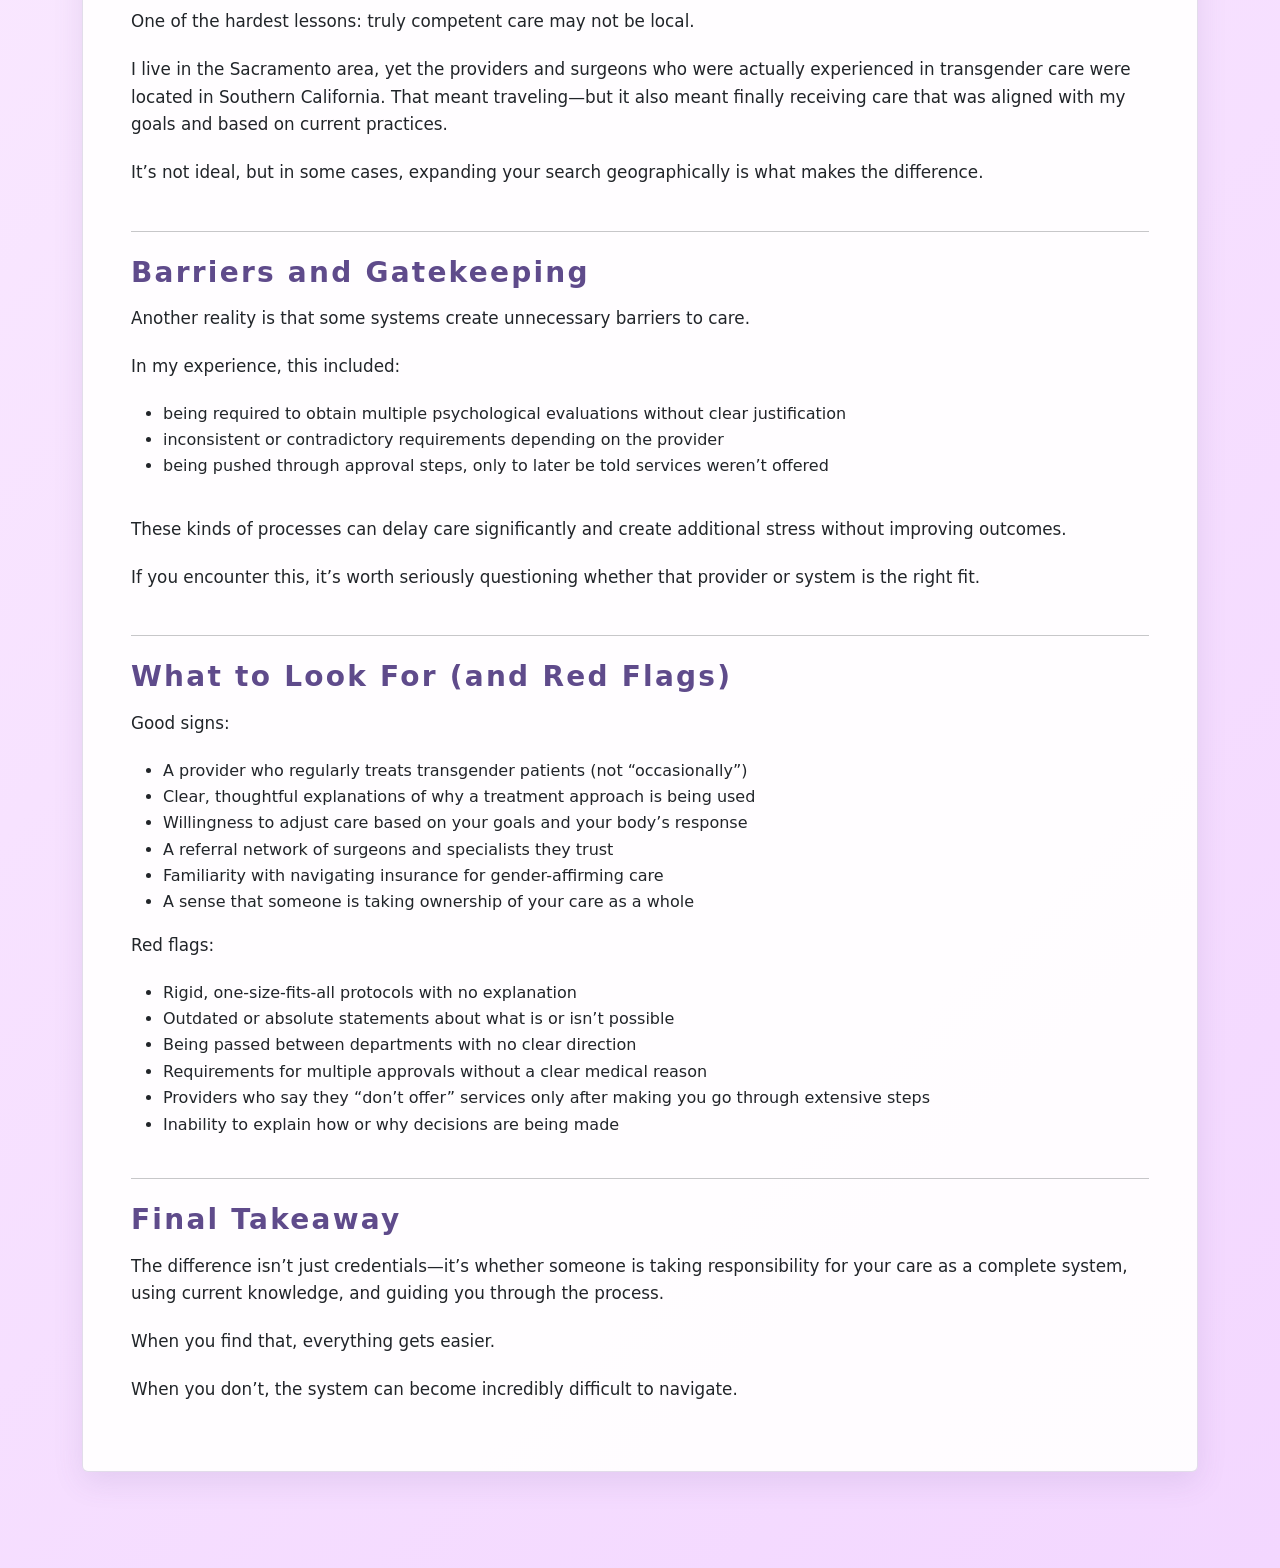
<file: transition-system-navigation.html>
<!DOCTYPE html>
<html lang="en">

<head>
    <meta charset="UTF-8">
    <meta name="viewport" content="width=device-width, initial-scale=1">
    <meta name="robots" content="noindex, nofollow">
    <title>Transition Tips and Tricks</title>
    <link href="https://cdn.jsdelivr.net/npm/bootstrap@5.3.3/dist/css/bootstrap.min.css" rel="stylesheet">
    <link rel="stylesheet" href="styles.css">
</head>

<body>
    <div id="nav-placeholder"></div>

    <main class="container py-5">
        <section class="card section-card p-4 p-md-5 mb-5">
            <h1 class="section-title fw-bold mb-4">Transition Tips and Tricks</h1>

            <p class="lead">
                This isn’t a comprehensive guide. It’s a set of hard-earned lessons from navigating a system that
                doesn’t always work the way it should.
            </p>

            <hr class="my-4">
            <h2 class="section-title mb-3">Dealing with Insurance</h2>
            <p>
                Start here: the number on the back of your insurance card is almost never enough.
            </p>
            <p>
                In my experience with Blue Shield of California, the front-line representatives had no idea what
                gender-affirming services like electrolysis or hair restoration even were—despite those services being
                required coverage in California. If I had stopped there, I would have been told “it’s not covered” and
                left it at that.
            </p>
            <p>
                What actually made the difference was finding their internal gender care team (the name varies—“Gender
                Confirmation Team,” “Coordinator,” etc.). These teams are usually small, specialized groups whose only
                job is handling gender-affirming care. Once I reached them, the entire experience changed—they
                understood the process, the requirements, and how to navigate approvals.
            </p>
            <p>
                If you take one thing from this: don’t stop at the general support line. Ask specifically if your
                insurer has a dedicated gender care coordinator or team—and be prepared to push to get there.
            </p>
            <p>
                When I later switched to Medi-Cal and ended up with Health Net, even asking for that team was a
                challenge. Multiple front-line agents had no idea what I was referring to. It took going through several
                calls, escalating to managers, and repeatedly explaining what I needed before I was finally connected to
                the right place. In other words: even when the support exists, the system may not know how to route you
                to it.
            </p>
            <p>
                There’s also a financial reality that doesn’t get talked about enough: even when something is “covered,”
                you may still have to front the cost. In my case, I paid out of pocket for hundreds of hours of
                electrolysis before being reimbursed later—and those reimbursements depended heavily on my plan at the
                time. When my coverage changed (state employment → Covered California → Medi-Cal), my copays and
                reimbursement structure changed with it.
            </p>
            <p>
                If you’re in California and using Medi-Cal, be aware that not all carriers are equal—and even the better
                ones may still require significant effort to navigate.
            </p>
            <p>
                Finally, escalation matters. When my surgeon pushed back against the insurance company—and eventually
                involved the state—coverage that had been denied for months was suddenly approved, resulting in over
                $30,000 being paid. That only happened because someone knew how to push the system.
            </p>
            <p>
                The system can work—but it often doesn’t work passively. You may have to push, escalate, and insist on
                reaching the people who actually understand it.
            </p>
            <p><strong>Note: this is the primary driver of COST. Personally, I've had to front over $100k!</strong></p>

            <hr class="my-4">
            <h2 class="section-title mb-3">Selecting Healthcare Providers</h2>

            <p>
                Not all providers are equipped to handle transgender care—and that becomes very clear once you start
                navigating the system.
            </p>
            <p>
                I was initially within UC Davis Health, a large and well-known medical system. On paper, that should
                have been ideal. In reality, while I had access to primary care and specialists, there wasn’t a
                consistent or modern approach to transgender care. Even as they began forming a gender-focused program,
                the methodologies I encountered were often rigid or outdated, and not aligned with my goals.
            </p>
            <p>
                This is something I learned the hard way: provider size or reputation does not guarantee relevant
                expertise.
            </p>
            <hr class="my-4">
            <h3 class="section-title mb-3">Who Should Be Directing Your Care</h3>

            <p>
                It’s critical to understand who is actually responsible for your treatment.
            </p>
            <p>
                Based on my experience, your care should be anchored by a physician (MD) who specializes in transgender
                healthcare—typically in internal medicine or family practice.
            </p>
            <p>
                The reason for this is not just the title—it’s the scope. The right MD doesn’t simply refer everything
                out. They understand how hormone therapy impacts the body as a whole and are comfortable managing care
                that overlaps with endocrinology, dermatology, and overall systemic health.
            </p>
            <p>
                That means:
            </p>
            <ul>
                <li>they can monitor and adjust treatment directly</li>
                <li>they don’t rely on disconnected specialists for every decision</li>
                <li>they treat your care as a complete system, not a series of unrelated parts</li>
            </ul>
            <p>
                That distinction matters more than anything else.
            </p>
            <hr class="my-4">
            <h3 class="section-title mb-3">Where NP/PA Providers Fit (and Where It Breaks Down)</h3>
            <p>
                Nurse practitioners (NPs) and physician assistants (PAs) can absolutely be part of good care—but only
                under the right structure.
            </p>
            <ul>
                <li>NP/PA working within a specialized, MD-led transgender care team → can be effective and
                    well-supported</li>
                <li>NP/PA operating independently without that backing → much higher risk of outdated, rigid, or
                    incorrect care</li>
            </ul>
            <p>
                In my experience, the biggest problems came from situations where care decisions were being made without
                access to experienced oversight in transgender medicine. That’s where I ran into outdated assumptions,
                unnecessary barriers, and treatment limitations that didn’t reflect what’s actually possible.
            </p>
            <p>
                If no one is clearly owning your care at a system level, that’s a problem.
            </p>
            <hr class="my-4">
            <h3 class="section-title mb-3">The Turning Point: Finding a Specialized Provider</h3>
            <p>
                Everything changed when I found a primary care provider who specializes in transgender care.
            </p>
            <p>
                Instead of being passed between departments, I had someone who:
            </p>
            <ul>
                <li>understood hormone therapy in depth</li>
                <li>adjusted treatment based on actual progress</li>
                <li>approached care with current, evolving medical knowledge</li>
                <li>had a trusted network of surgeons experienced in transgender procedures</li>
                <li>knew how to navigate insurance effectively</li>
            </ul>

            That last point is critical: a knowledgeable provider doesn’t just treat you—they help you access the
            rest of the system.
            </p>
            <p>
                One practical way to begin finding these providers is through networks built by specialists in the
                field. For example, Will Powers maintains a community and informal network of providers who focus on
                transgender care. While not exhaustive, resources like this can be a strong starting point for
                identifying clinicians who are more likely to be experienced and up to date.
            </p>
            <hr class="my-4">
            <h3 class="section-title mb-3">Expect to Look Outside Your Area</h3>

            <p>
                One of the hardest lessons: truly competent care may not be local.
            </p>
            <p>
                I live in the Sacramento area, yet the providers and surgeons who were actually experienced in
                transgender care were located in Southern California. That meant traveling—but it also meant finally
                receiving care that was aligned with my goals and based on current practices.
            </p>
            <p>
                It’s not ideal, but in some cases, expanding your search geographically is what makes the difference.
            </p>
            <hr class="my-4">
            <h3 class="section-title mb-3">Barriers and Gatekeeping</h3>
            <p>
                Another reality is that some systems create unnecessary barriers to care.
            </p>
            <p>
                In my experience, this included:
            </p>
            <ul>
                <li>being required to obtain multiple psychological evaluations without clear justification</li>
                <li>inconsistent or contradictory requirements depending on the provider</li>
                <li>being pushed through approval steps, only to later be told services weren’t offered</li>
            </ul>

            </p>
            <p>
                These kinds of processes can delay care significantly and create additional stress without improving
                outcomes.
            </p>
            <p>
                If you encounter this, it’s worth seriously questioning whether that provider or system is the right
                fit.
            </p>
            <hr class="my-4">
            <h3 class="section-title mb-3">What to Look For (and Red Flags)</h3>

            <p>
                Good signs:
            </p>
            <ul>
                <li>A provider who regularly treats transgender patients (not “occasionally”)</li>
                <li>Clear, thoughtful explanations of why a treatment approach is being used</li>
                <li>Willingness to adjust care based on your goals and your body’s response</li>
                <li>A referral network of surgeons and specialists they trust</li>
                <li>Familiarity with navigating insurance for gender-affirming care</li>
                <li>A sense that someone is taking ownership of your care as a whole</li>
            </ul>
            <p>
                Red flags:
            </p>
            <ul>
                <li>Rigid, one-size-fits-all protocols with no explanation</li>
                <li>Outdated or absolute statements about what is or isn’t possible</li>
                <li>Being passed between departments with no clear direction</li>
                <li>Requirements for multiple approvals without a clear medical reason</li>
                <li>Providers who say they “don’t offer” services only after making you go through extensive steps</li>
                <li>Inability to explain how or why decisions are being made</li>
            </ul>



            <hr class="my-4">
            <h3 class="section-title mb-3"> Final Takeaway </h3>

            <p>
                The difference isn’t just credentials—it’s whether someone is taking responsibility for your care as
                a complete system, using current knowledge, and guiding you through the process.
            </p>
            <p>
                When you find that, everything gets easier.
            </p>
            <p>
                When you don’t, the system can become incredibly difficult to navigate.
            </p>
        </section>
    </main>


    <script src="https://cdn.jsdelivr.net/npm/bootstrap@5.3.3/dist/js/bootstrap.bundle.min.js"></script>
    <script src="nav.js" defer></script>
</body>

</html>
</file>
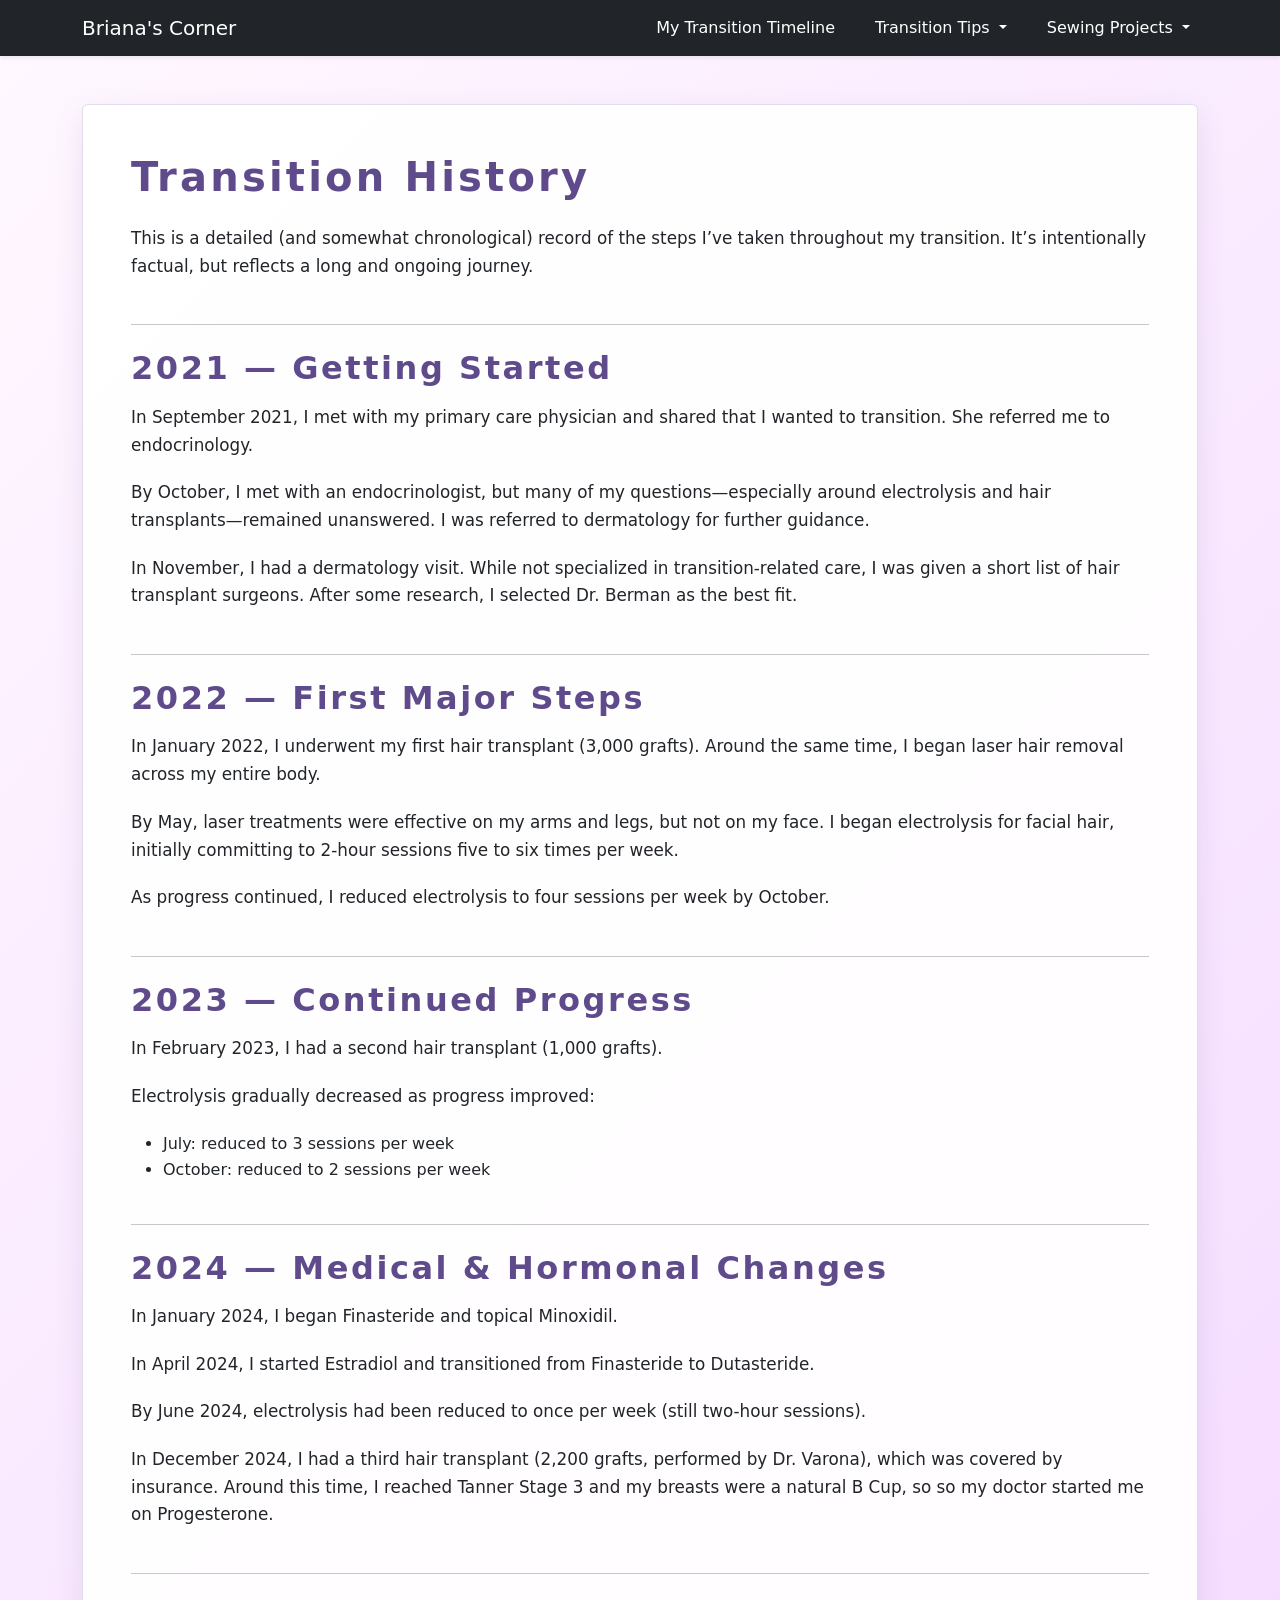
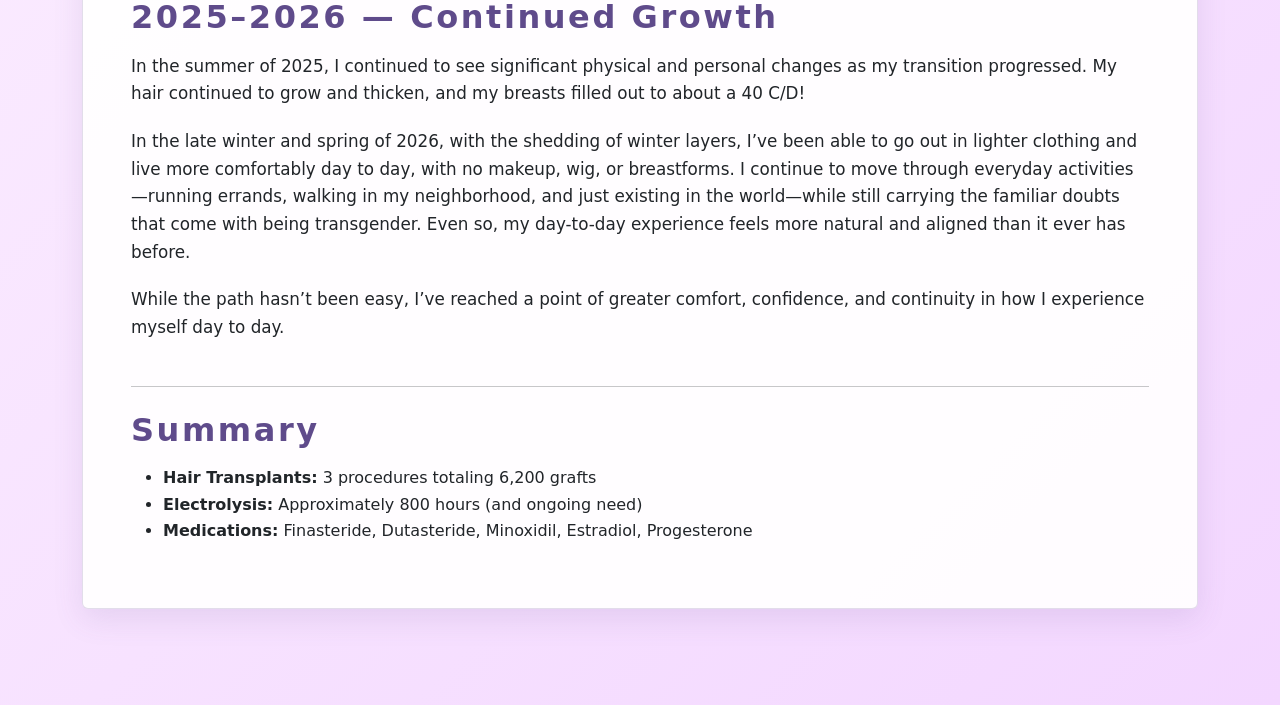
<file: transition-timeline.html>
<!DOCTYPE html>
<html lang="en">

<head>
    <meta charset="UTF-8">
    <meta name="viewport" content="width=device-width, initial-scale=1">
    <meta name="robots" content="noindex, nofollow">
    <title>Transition History</title>
    <link href="https://cdn.jsdelivr.net/npm/bootstrap@5.3.3/dist/css/bootstrap.min.css" rel="stylesheet">
    <link rel="stylesheet" href="styles.css">
</head>

<body>
    <div id="nav-placeholder"></div>

    <main class="container py-5">
        <section class="card section-card p-4 p-md-5 mb-5">
            <h1 class="section-title fw-bold mb-4">Transition History</h1>

            <p class="lead">
                This is a detailed (and somewhat chronological) record of the steps I’ve taken throughout my transition.
                It’s intentionally factual, but reflects a long and ongoing journey.
            </p>

            <hr class="my-4">

            <h2 class="section-title mb-3">2021 — Getting Started</h2>
            <p>
                In September 2021, I met with my primary care physician and shared that I wanted to transition.
                She referred me to endocrinology.
            </p>
            <p>
                By October, I met with an endocrinologist, but many of my questions—especially around electrolysis and
                hair transplants—remained unanswered.
                I was referred to dermatology for further guidance.
            </p>
            <p>
                In November, I had a dermatology visit. While not specialized in transition-related care, I was given a
                short list of hair transplant surgeons.
                After some research, I selected Dr. Berman as the best fit.
            </p>

            <hr class="my-4">

            <h2 class="section-title mb-3">2022 — First Major Steps</h2>
            <p>
                In January 2022, I underwent my first hair transplant (3,000 grafts).
                Around the same time, I began laser hair removal across my entire body.
            </p>
            <p>
                By May, laser treatments were effective on my arms and legs, but not on my face.
                I began electrolysis for facial hair, initially committing to 2-hour sessions five to six times per
                week.
            </p>
            <p>
                As progress continued, I reduced electrolysis to four sessions per week by October.
            </p>

            <hr class="my-4">

            <h2 class="section-title mb-3">2023 — Continued Progress</h2>
            <p>
                In February 2023, I had a second hair transplant (1,000 grafts).
            </p>
            <p>
                Electrolysis gradually decreased as progress improved:
            </p>
            <ul>
                <li>July: reduced to 3 sessions per week</li>
                <li>October: reduced to 2 sessions per week</li>
            </ul>

            <hr class="my-4">

            <h2 class="section-title mb-3">2024 — Medical & Hormonal Changes</h2>
            <p>
                In January 2024, I began Finasteride and topical Minoxidil.
            </p>
            <p>
                In April 2024, I started Estradiol and transitioned from Finasteride to Dutasteride.
            </p>
            <p>
                By June 2024, electrolysis had been reduced to once per week (still two-hour sessions).
            </p>
            <p>
                In December 2024, I had a third hair transplant (2,200 grafts, performed by Dr. Varona), which was
                covered by insurance. Around this time, I reached Tanner Stage 3 and my breasts were a natural B Cup, so
                so my doctor started me on Progesterone.
            </p>

            <hr class="my-4">

            <h2 class="section-title mb-3">2025–2026 — Continued Growth</h2>

            <p>
                In the summer of 2025, I continued to see significant physical and personal changes as my transition
                progressed. My hair continued to grow and thicken, and my breasts filled out to about a 40 C/D!
            </p>

            <p>
                In the late winter and spring of 2026, with the shedding of winter layers, I’ve been able to go out in
                lighter clothing and live more comfortably day to day, with no makeup, wig, or breastforms. I continue
                to move through everyday activities—running errands, walking in my neighborhood, and just existing in
                the world—while still carrying the familiar doubts that come with being transgender. Even so, my
                day-to-day experience feels more natural and aligned than it ever has before.
            </p>


            <p>
                While the path hasn’t been easy, I’ve reached a point of greater comfort, confidence, and continuity in
                how I experience myself day to day.
            </p>

            <hr class="my-4">

            <h2 class="section-title mb-3">Summary</h2>
            <ul>
                <li><strong>Hair Transplants:</strong> 3 procedures totaling 6,200 grafts</li>
                <li><strong>Electrolysis:</strong> Approximately 800 hours (and ongoing need)</li>
                <li><strong>Medications:</strong> Finasteride, Dutasteride, Minoxidil, Estradiol, Progesterone</li>
            </ul>
        </section>
    </main>


    <script src="https://cdn.jsdelivr.net/npm/bootstrap@5.3.3/dist/js/bootstrap.bundle.min.js"></script>
    <script src="nav.js" defer></script>
</body>

</html>
</file>
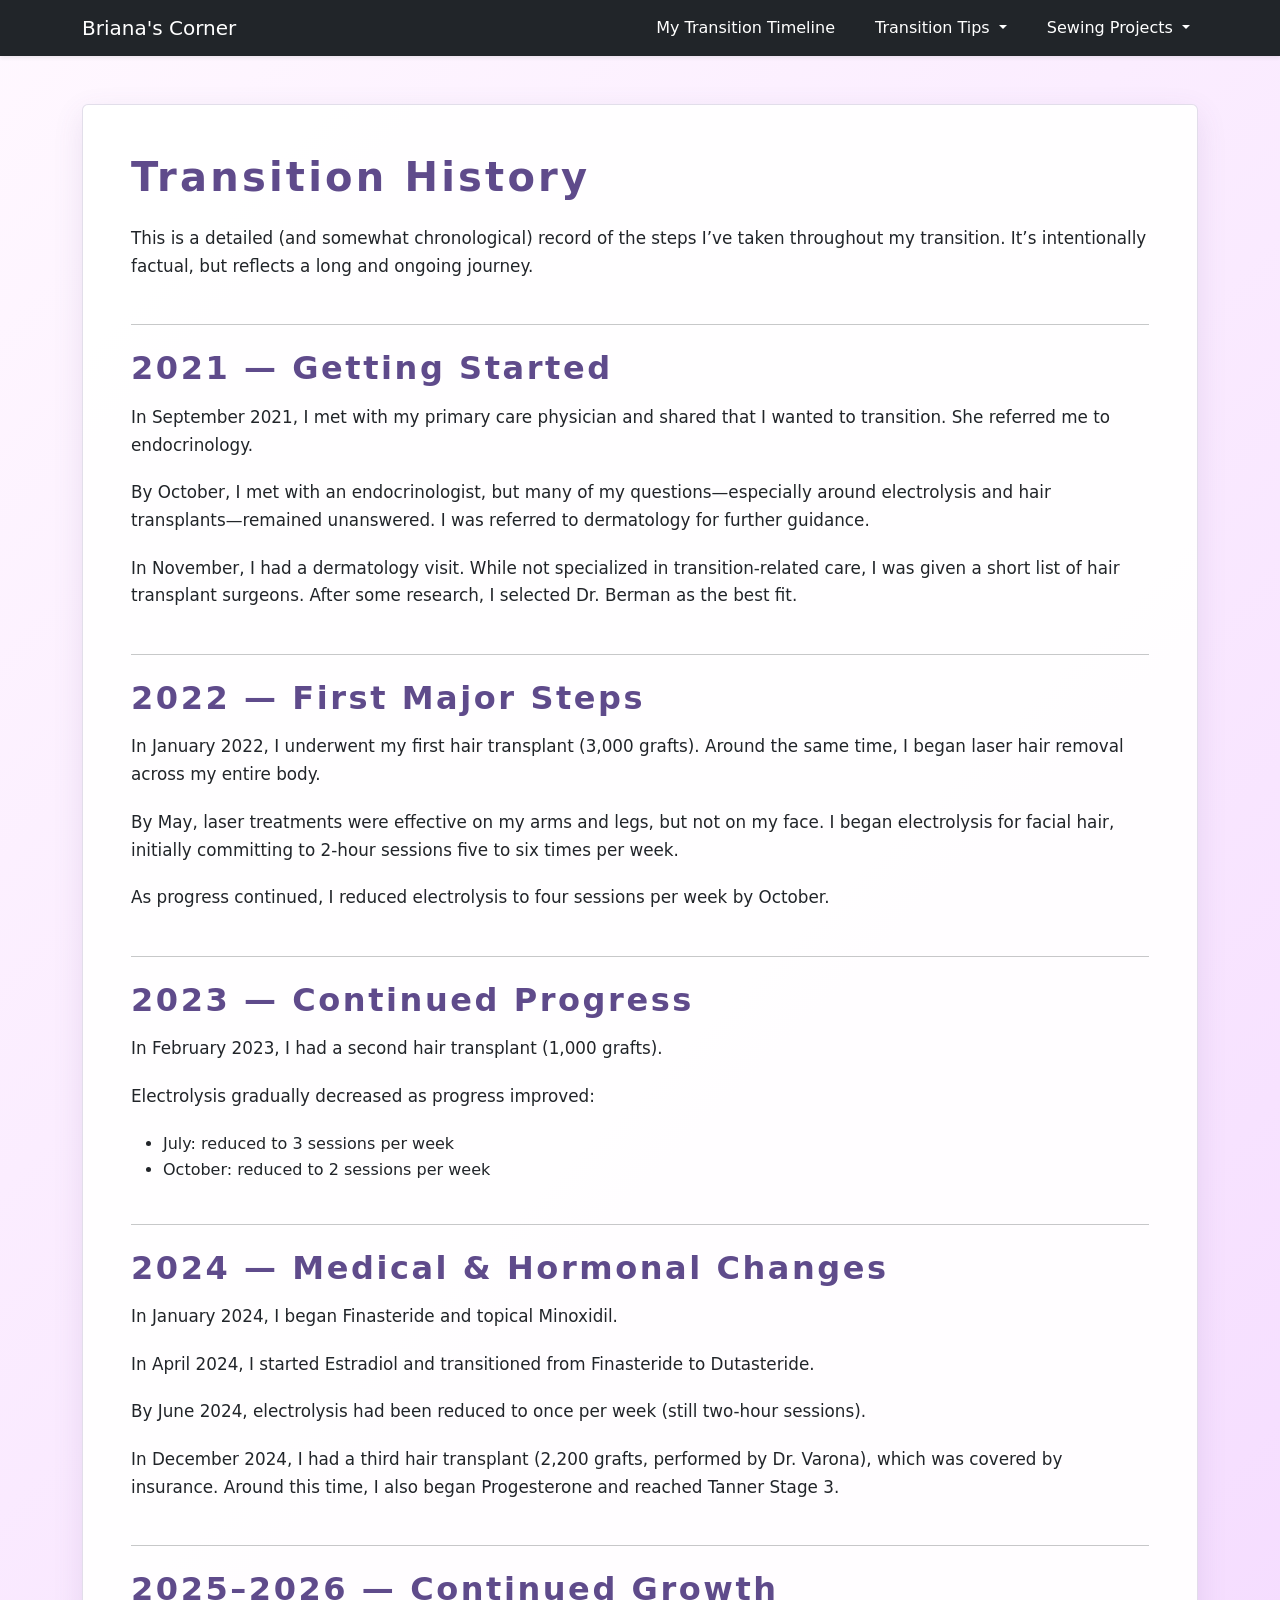
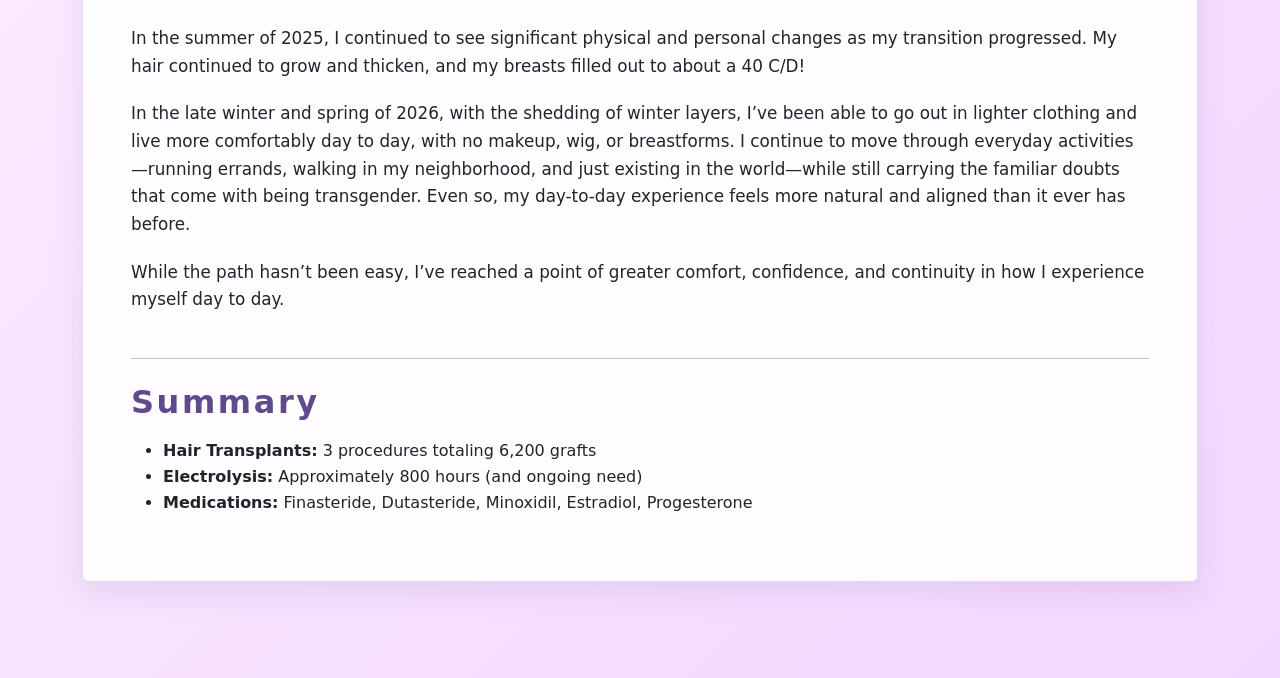
<file: transition.html>
<!DOCTYPE html>
<html lang="en">

<head>
    <meta charset="UTF-8">
    <meta name="viewport" content="width=device-width, initial-scale=1">
    <meta name="robots" content="noindex, nofollow">
    <title>Transition History</title>
    <link href="https://cdn.jsdelivr.net/npm/bootstrap@5.3.3/dist/css/bootstrap.min.css" rel="stylesheet">
    <link rel="stylesheet" href="styles.css">
</head>

<body>
    <div id="nav-placeholder"></div>

    <main class="container py-5">
        <section class="card section-card p-4 p-md-5 mb-5">
            <h1 class="section-title fw-bold mb-4">Transition History</h1>

            <p class="lead">
                This is a detailed (and somewhat chronological) record of the steps I’ve taken throughout my transition.
                It’s intentionally factual, but reflects a long and ongoing journey.
            </p>

            <hr class="my-4">

            <h2 class="section-title mb-3">2021 — Getting Started</h2>
            <p>
                In September 2021, I met with my primary care physician and shared that I wanted to transition.
                She referred me to endocrinology.
            </p>
            <p>
                By October, I met with an endocrinologist, but many of my questions—especially around electrolysis and
                hair transplants—remained unanswered.
                I was referred to dermatology for further guidance.
            </p>
            <p>
                In November, I had a dermatology visit. While not specialized in transition-related care, I was given a
                short list of hair transplant surgeons.
                After some research, I selected Dr. Berman as the best fit.
            </p>

            <hr class="my-4">

            <h2 class="section-title mb-3">2022 — First Major Steps</h2>
            <p>
                In January 2022, I underwent my first hair transplant (3,000 grafts).
                Around the same time, I began laser hair removal across my entire body.
            </p>
            <p>
                By May, laser treatments were effective on my arms and legs, but not on my face.
                I began electrolysis for facial hair, initially committing to 2-hour sessions five to six times per
                week.
            </p>
            <p>
                As progress continued, I reduced electrolysis to four sessions per week by October.
            </p>

            <hr class="my-4">

            <h2 class="section-title mb-3">2023 — Continued Progress</h2>
            <p>
                In February 2023, I had a second hair transplant (1,000 grafts).
            </p>
            <p>
                Electrolysis gradually decreased as progress improved:
            </p>
            <ul>
                <li>July: reduced to 3 sessions per week</li>
                <li>October: reduced to 2 sessions per week</li>
            </ul>

            <hr class="my-4">

            <h2 class="section-title mb-3">2024 — Medical & Hormonal Changes</h2>
            <p>
                In January 2024, I began Finasteride and topical Minoxidil.
            </p>
            <p>
                In April 2024, I started Estradiol and transitioned from Finasteride to Dutasteride.
            </p>
            <p>
                By June 2024, electrolysis had been reduced to once per week (still two-hour sessions).
            </p>
            <p>
                In December 2024, I had a third hair transplant (2,200 grafts, performed by Dr. Varona), which was
                covered by insurance.
                Around this time, I also began Progesterone and reached Tanner Stage 3.
            </p>

            <hr class="my-4">

            <h2 class="section-title mb-3">2025–2026 — Continued Growth</h2>

            <p>
                In the summer of 2025, I continued to see significant physical and personal changes as my transition
                progressed. My hair continued to grow and thicken, and my breasts filled out to about a 40 C/D!
            </p>

            <p>
                In the late winter and spring of 2026, with the shedding of winter layers, I’ve been able to go out in
                lighter clothing and live more comfortably day to day, with no makeup, wig, or breastforms. I continue
                to move through everyday activities—running errands, walking in my neighborhood, and just existing in
                the world—while still carrying the familiar doubts that come with being transgender. Even so, my
                day-to-day experience feels more natural and aligned than it ever has before.
            </p>


            <p>
                While the path hasn’t been easy, I’ve reached a point of greater comfort, confidence, and continuity in
                how I experience myself day to day.
            </p>

            <hr class="my-4">

            <h2 class="section-title mb-3">Summary</h2>
            <ul>
                <li><strong>Hair Transplants:</strong> 3 procedures totaling 6,200 grafts</li>
                <li><strong>Electrolysis:</strong> Approximately 800 hours (and ongoing need)</li>
                <li><strong>Medications:</strong> Finasteride, Dutasteride, Minoxidil, Estradiol, Progesterone</li>
            </ul>
        </section>
    </main>


    <script src="https://cdn.jsdelivr.net/npm/bootstrap@5.3.3/dist/js/bootstrap.bundle.min.js"></script>
    <script src="nav.js" defer></script>
</body>

</html>
</file>
<file: styles.css>
:root {
    --deep-purple: #5f4b8b;
    --lavender: #c7b8ff;
    --soft-pink: #f3d7ff;
    --ivory: #fff8ff;
}

body {
    background: linear-gradient(135deg, var(--ivory), var(--soft-pink));
    color: #2c1f4a;
    min-height: 100vh;
}

.navbar {
    background: rgba(95, 75, 139, 0.94);
}

.navbar-brand,
.nav-link,
.navbar-toggler-icon {
    color: #fff !important;
}

.hero {
    background: linear-gradient(180deg, rgba(95, 75, 139, 0.95), rgba(199, 184, 255, 0.85));
    border-radius: 1.25rem;
    color: #fff;
}

.section-card {
    border: 1px solid rgba(95, 75, 139, 0.18);
    background: rgba(255, 255, 255, 0.92);
    box-shadow: 0 10px 30px rgba(95, 75, 139, 0.12);
    line-height: 1.65;
}

/* paragraphs feel readable instead of stacked */
.section-card p {
    margin-bottom: 1.25rem;
    font-size: 1.05rem;
}

/* images get consistent breathing room */
.section-card img {
    margin: 0;
    border-radius: 0.75rem;
}

/* optional: make headings feel more intentional */
.section-card h1 {
    margin-bottom: 0.5rem;
}

.section-card h2 {
    color: var(--deep-purple);
}

.section-title {
    letter-spacing: 0.08em;
    color: var(--deep-purple);
    font-weight: 700;
    margin-bottom: 1rem;
}

.story-block {
    margin-bottom: 1.5rem;
}

.bg-lavender {
    background: var(--lavender) !important;
}

.bg-soft-pink {
    background: var(--soft-pink) !important;
}

.text-purple {
    color: var(--deep-purple) !important;
}

figure {
    margin: 0 0 2.5rem 0;
}

figcaption {
    font-size: 0.9rem;
    color: rgba(44, 31, 74, 0.65);
    margin-top: 0.5rem;
    margin-bottom: 0;
    line-height: 1.4;
    text-align: left;
    font-style: italic;
}

.navbar .nav-link,
.navbar .dropdown-item {
    text-decoration: none !important;
}

.navbar-nav {
    list-style: none;
    flex-wrap: nowrap;
}

.navbar .dropdown-menu {
    min-width: 12rem;
}

.nav-item.dropdown:hover>.dropdown-menu {
    display: block;
}

.navbar .nav-link {
    white-space: nowrap;
}
</file>
